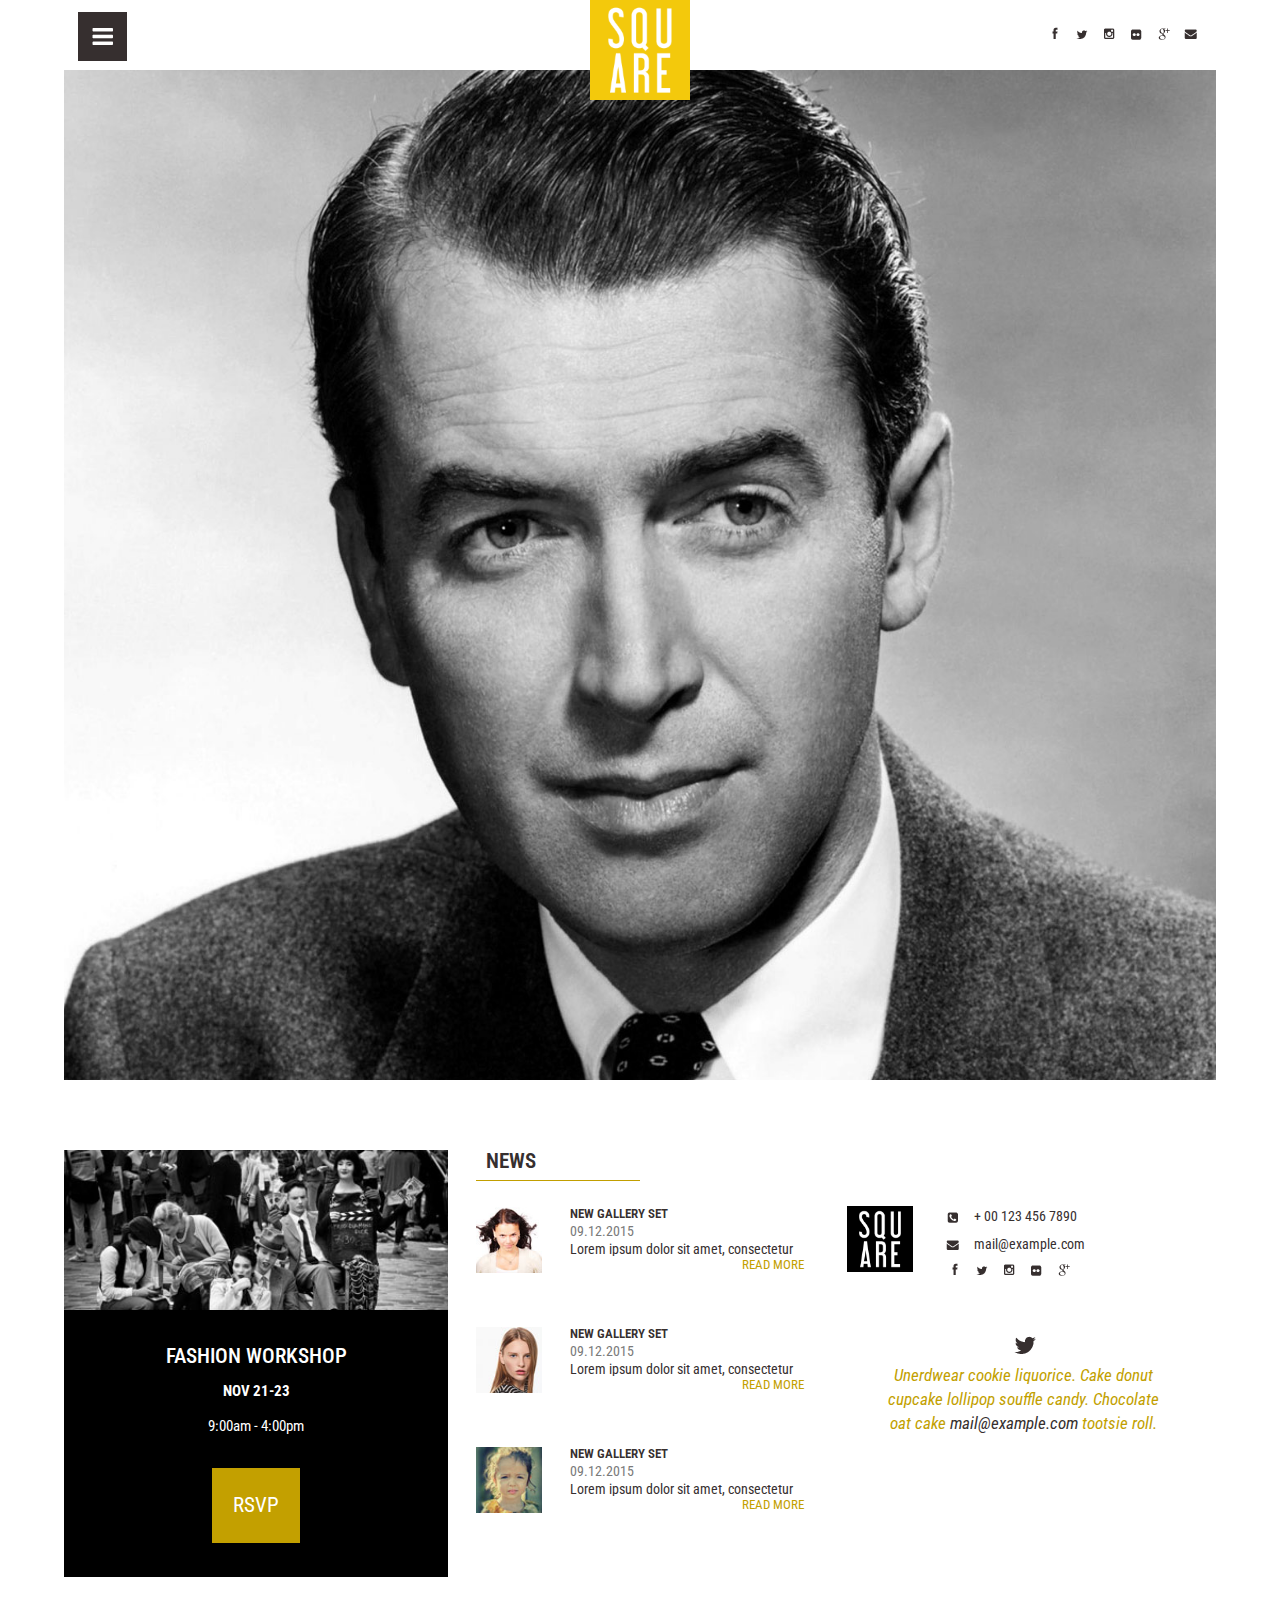
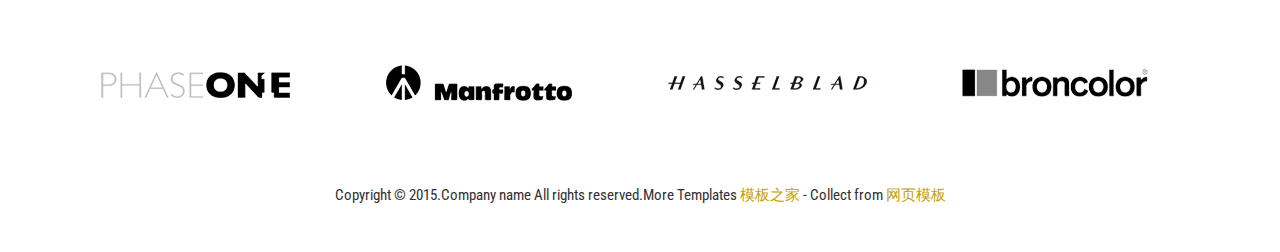
<file: cpts_586_yb/index.html>
<!DOCTYPE html>
<html>
<head>
<title>Home</title>
<link href="css/bootstrap.css" rel="stylesheet" type="text/css" media="all" />
<!-- jQuery (necessary for Bootstrap's JavaScript plugins) -->
<script src="js/jquery.min.js"></script>
<!-- Custom Theme files -->
<!--theme-style-->
<link href="css/style.css" rel="stylesheet" type="text/css" media="all" />	
<!--//theme-style-->
<meta name="viewport" content="width=device-width, initial-scale=1">
<meta http-equiv="Content-Type" content="text/html; charset=utf-8" />
<meta name="keywords" content="Square Responsive web template, Bootstrap Web Templates, Flat Web Templates,  Android Compatible web template, 
Smartphone Compatible web template, free webdesigns for Nokia, Samsung, LG, Sony Ericsson, Motorola web design" />
<script type="application/x-javascript"> addEventListener("load", function() { setTimeout(hideURLbar, 0); }, false); function hideURLbar(){ window.scrollTo(0,1); } </script>
<!--fonts-->
<link href='https://fonts.googleapis.com/css?family=Roboto+Condensed:400,300,700' rel='stylesheet' type='text/css'>
<script type="text/javascript" src="js/move-top.js"></script>
<script type="text/javascript" src="js/easing.js"></script>

</head>
<body>
<div class="main">
	<div class="header">		
			<div class="header-left">
			<div class="main-in">
								<section>
									<button id="showLeft" class="navig"></button>
								</section>
						</div>
				<!--- Navigation from Right To Left --->
				<link rel="stylesheet" type="text/css" href="css/component.css" />
					<script src="js/modernizr.custom.js"></script>
					<div class="cbp-spmenu-push">
						<nav class="cbp-spmenu cbp-spmenu-vertical cbp-spmenu-left" id="cbp-spmenu-s1">
							<h3>Menu</h3>
							<a href="index.html" class="active" >Home</a>
							<a href="about.html" >About</a>
							<a href="portfolio.html">Portfolio</a>
							<a href="blog.html">Blog</a>
							<a href="contact.html">Contact</a>
						</nav>
				</div>
				<script src="js/classie.js"></script>
					<script>
			var menuLeft = document.getElementById( 'cbp-spmenu-s1' ),				
				showLeft = document.getElementById( 'showLeft' ),				
				body = document.body;

			showLeft.onclick = function() {
				classie.toggle( this, 'active' );
				classie.toggle( menuLeft, 'cbp-spmenu-open' );
				disableOther( 'showLeft' );
			};
			function disableOther( button ) {
				if( button !== 'showLeft' ) {
					classie.toggle( showLeft, 'disabled' );
				}
			}
		</script>
				<!--- Navigation from Right To Left --->
		</div>
	<!---->	
		<div class="logo">
			<a href="index.html"><img src="images/logo.png" alt=" "></a>
		</div>	
		<!---->
		<div class="header-right">
			<ul class="social-in">
				<li><a href="#"><i> </i></a></li>
				<li><a href="#"><i class="twitter"> </i></a></li>
				<li><a href="#"><i class="camera"> </i></a></li>
				<li ><a href="#"><i class="dot"> </i></a></li>
				<li><a href="#"><i class="gmail"> </i></a></li>
				<li><a href="#"><i class="message"> </i></a></li>
			</ul>
		</div>
		<div class="clearfix"> </div>
	</div>
	<!---->
	<div class="banner">
		<img  src="images/banner.jpg" alt=""/>
	</div>
	<!---->
	<div class="content">
		<div class="content-top">
		
				<div class="col-md-4 grid-top">
					<a href="single.html"><img  src="images/ba.jpg" alt=""/></a>
					<div class="top-grid">
						<h2>fashion workshop</h2>
						<label>NOV 21-23</label>
						<small>9:00am - 4:00pm</small>
						<a href="single.html" class="top-rate">RSVP</a>
					</div>
				</div>
				<div class="col-md-4 grid">
					<h4>NEWS</h4>
					<div class="col-grid">
						<div class=" col-pic">
							<a href="single.html"><img  src="images/pi.jpg" alt=""/></a>
						</div>
						<div class=" grid-right">
							<h5>New Gallery Set</h5>
							<small>09.12.2015</small>
							<p >Lorem ipsum dolor sit amet, consectetur adipiscing elit. Quisque fringilla mi orci.</p>
							<a href="single.html" class="read"> READ MORE</a>
							
						</div>
						<div class="clearfix"> </div>
					</div>
					<div class="col-grid">
						<div class=" col-pic">
							<a href="single.html"><img  src="images/pi1.jpg" alt=""/></a>
						</div>
						<div class=" grid-right">
							<h5>New Gallery Set</h5>
							<small>09.12.2015</small>
							<p>Lorem ipsum dolor sit amet, consectetur adipiscing elit. Quisque fringilla mi orci.</p>
							<a href="single.html" class="read"> READ MORE</a>
						</div>
						<div class="clearfix"> </div>
					</div>
					<div class="col-grid">
						<div class=" col-pic">
							<a href="single.html"><img  src="images/pi2.jpg" alt=""/></a>
						</div>
						<div class=" grid-right">
							<h5>New Gallery Set</h5>
							<small>09.12.2015</small>
							<p>Lorem ipsum dolor sit amet, consectetur adipiscing elit. Quisque fringilla mi orci.</p>
							<a href="single.html" class="read"> READ MORE</a>
						</div>
						<div class="clearfix"> </div>
					</div>
				</div>
                
                <div class="copyrights">Collect from <a href="http://www.cssmoban.com/" >手机网站模板</a></div>
				
			<div class="col-md-4 md-col">
				<div class="col-md-3 number-in">
					<a href="index.html"><img class="img-responsive" src="images/logo1.png" alt=" "></a>
				</div>
				<div class="col-md-9 number">
					<ul class="social">
						<li><span><i> </i>+ 00 123 456 7890</span></li>
						<li><a href="mailto:example@mail.com"><i class="mes"> </i>mail@example.com</a></li>
					</ul>
					<ul class="social-in">
						<li><a href="#"><i> </i></a></li>
						<li><a href="#"><i class="twitter"> </i></a></li>
						<li><a href="#"><i class="camera"> </i></a></li>
						<li><a href="#"><i class="dot"> </i></a></li>
						<li><a href="#"><i class="gmail"> </i></a></li>
					</ul>				
				</div>
				<div class="clearfix"> </div>
					<div class="twit">
						<a href="#"><img src="images/twit.png" alt=""></a>
						<p>Unerdwear cookie liquorice. Cake donut cupcake lollipop souffle candy. Chocolate oat cake <a href="mailto:example@mail.com">mail@example.com</a> tootsie roll.</p>
					</div>
			</div>
			<div class="clearfix"> </div>
		</div>
	</div>
	<!---->
	<div class="footer">
		<div class="footer-top">
			<div class="col-md-3 footer-in">
				<img src="images/fo.png" alt=" ">
			</div>
			<div class="col-md-3 footer-in">
				<img src="images/fo1.png" alt=" ">
			</div>
			<div class="col-md-3 footer-in">
				<img src="images/fo2.png" alt=" ">
			</div>
			<div class="col-md-3 footer-in">
				<img src="images/fo3.png" alt=" ">
			</div>
			<div class="clearfix"> </div>
		</div>
			<p class="footer-class">Copyright &copy; 2015.Company name All rights reserved.More Templates <a href="http://www.cssmoban.com/" target="_blank" title="模板之家">模板之家</a> - Collect from <a href="http://www.cssmoban.com/" title="网页模板" target="_blank">网页模板</a></p>
	</div>
</div>
</body>
</html>
</file>
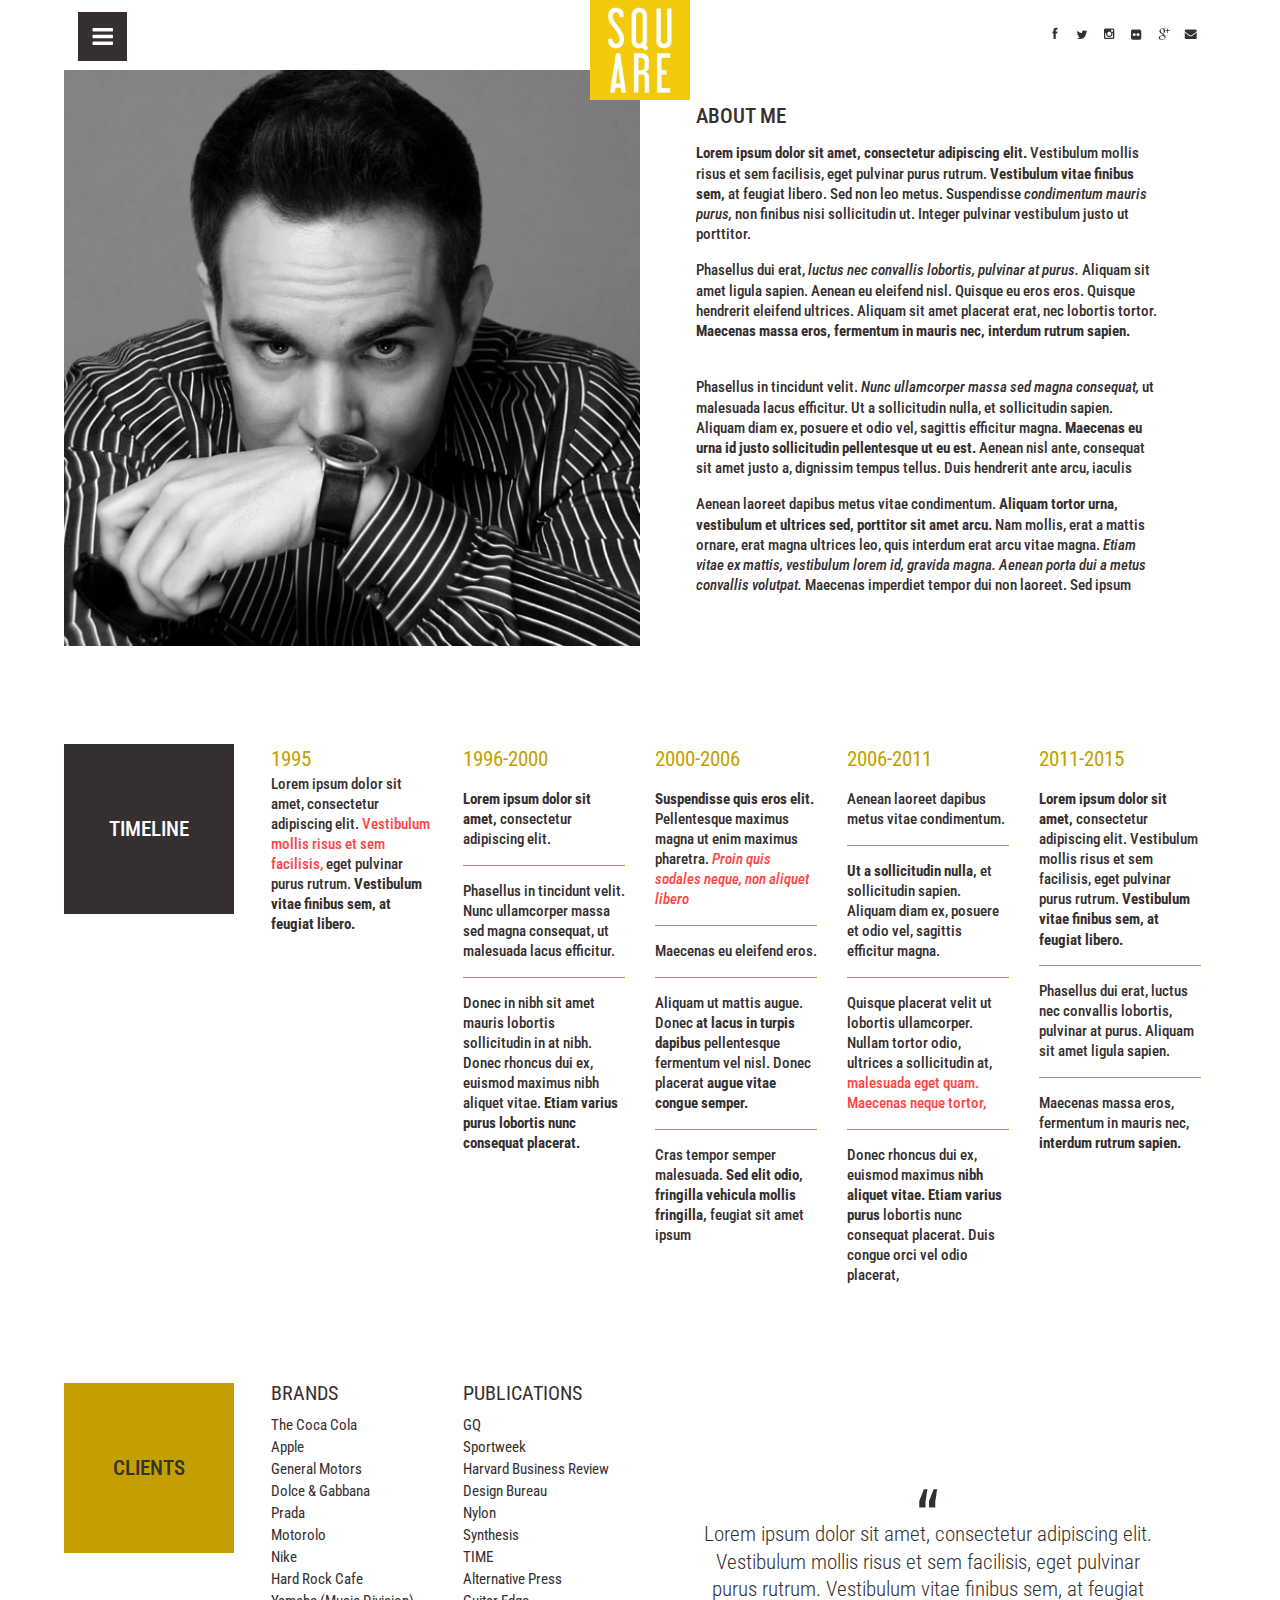
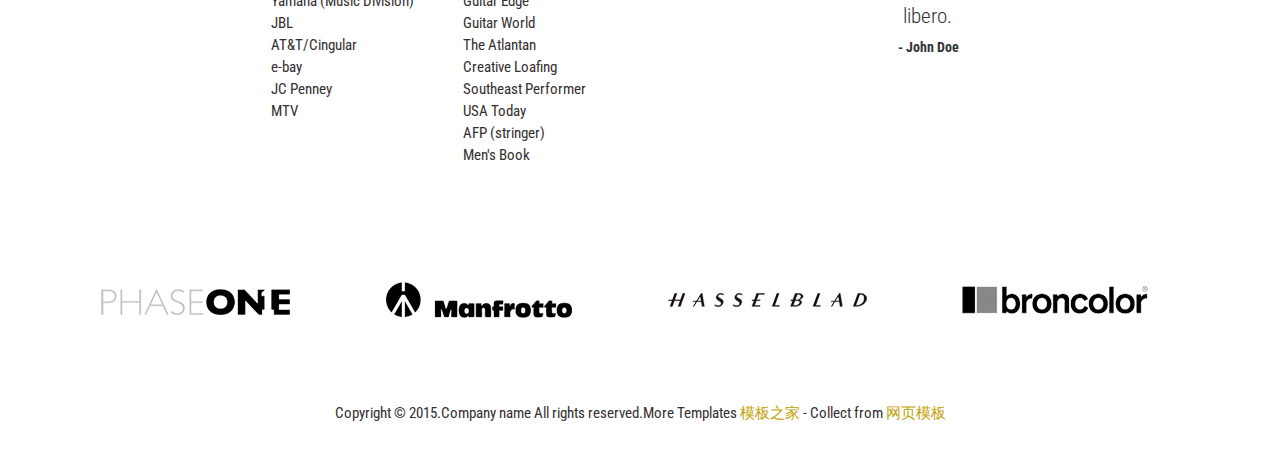
<file: cpts_586_yb/about.html>
<!DOCTYPE html>
<html>
<head>
<title>About</title>
<link href="css/bootstrap.css" rel="stylesheet" type="text/css" media="all" />
<!-- jQuery (necessary for Bootstrap's JavaScript plugins) -->
<script src="js/jquery.min.js"></script>
<!-- Custom Theme files -->
<!--theme-style-->
<link href="css/style.css" rel="stylesheet" type="text/css" media="all" />	
<!--//theme-style-->
<meta name="viewport" content="width=device-width, initial-scale=1">
<meta http-equiv="Content-Type" content="text/html; charset=utf-8" />
<meta name="keywords" content="Square Responsive web template, Bootstrap Web Templates, Flat Web Templates,  Android Compatible web template, 
Smartphone Compatible web template, free webdesigns for Nokia, Samsung, LG, Sony Ericsson, Motorola web design" />
<script type="application/x-javascript"> addEventListener("load", function() { setTimeout(hideURLbar, 0); }, false); function hideURLbar(){ window.scrollTo(0,1); } </script>
<!--fonts-->
<link href='https://fonts.googleapis.com/css?family=Roboto+Condensed:400,300,700' rel='stylesheet' type='text/css'>
<script type="text/javascript" src="js/move-top.js"></script>
<script type="text/javascript" src="js/easing.js"></script>
<script type="text/javascript">
					jQuery(document).ready(function($) {
						$(".scroll").click(function(event){		
							event.preventDefault();
							$('html,body').animate({scrollTop:$(this.hash).offset().top},1000);
						});
					});
					</script>
					<!---->

</head>
<body>
<div class="main">
	<div class="header">		
			<div class="header-left">
			<div class="main-in">
								<section>
									<button id="showLeft" class="navig"></button>
								</section>
						</div>
				<!--- Navigation from Right To Left --->
				<link rel="stylesheet" type="text/css" href="css/component.css" />
					<script src="js/modernizr.custom.js"></script>
					<div class="cbp-spmenu-push">
						<nav class="cbp-spmenu cbp-spmenu-vertical cbp-spmenu-left" id="cbp-spmenu-s1">
							<h3>Menu</h3>
							<a href="index.html"  >Home</a>
							<a href="about.html" class="active">About</a>
							<a href="portfolio.html">Portfolio</a>
							<a href="blog.html">Blog</a>
							<a href="contact.html">Contact</a>
						</nav>
				</div>
				<script src="js/classie.js"></script>
					<script>
			var menuLeft = document.getElementById( 'cbp-spmenu-s1' ),				
				showLeft = document.getElementById( 'showLeft' ),				
				body = document.body;

			showLeft.onclick = function() {
				classie.toggle( this, 'active' );
				classie.toggle( menuLeft, 'cbp-spmenu-open' );
				disableOther( 'showLeft' );
			};
			function disableOther( button ) {
				if( button !== 'showLeft' ) {
					classie.toggle( showLeft, 'disabled' );
				}
			}
		</script>
				<!--- Navigation from Right To Left --->
					<script type="text/javascript" src="js/easing.js"></script>
		</div>
	<!---->	
		<div class="logo">
			<a href="index.html"><img src="images/logo.png" alt=" "></a>
		</div>	
		<!---->
		<div class="header-right">
			<ul class="social-in">
				<li><a href="#"><i> </i></a></li>
				<li><a href="#"><i class="twitter"> </i></a></li>
				<li><a href="#"><i class="camera"> </i></a></li>
				<li><a href="#"><i class="dot"> </i></a></li>
				<li><a href="#"><i class="gmail"> </i></a></li>
				<li><a href="#"><i class="message"> </i></a></li>
			</ul>
		</div>
		<div class="clearfix"> </div>
	</div>
	<!---->
	<div class="head">
		<div class="about">
			<div class="about-top">
				<div class="col-md-6 about-grid">
					<a href="single.html"><img src="images/ab.jpg" alt=" "></a>
				</div>
				<div class="col-md-6 grid-about">
					<h2>about me</h2>
					<p><b>Lorem ipsum dolor sit amet, consectetur adipiscing elit.</b> Vestibulum mollis risus et sem facilisis, eget pulvinar purus rutrum. <b>Vestibulum vitae finibus sem,</b> at feugiat libero. Sed non leo metus. Suspendisse <i>condimentum mauris purus,</i> non finibus nisi sollicitudin ut. Integer pulvinar vestibulum justo ut porttitor. </p>

	<p>Phasellus dui erat, <i>luctus nec convallis lobortis, pulvinar at purus.</i> Aliquam sit amet ligula sapien. Aenean eu eleifend nisl. Quisque eu eros eros. Quisque hendrerit eleifend ultrices. Aliquam sit amet placerat erat, nec lobortis tortor. <b>Maecenas massa eros, fermentum in mauris nec, interdum rutrum sapien.</b></p>

	<p>Phasellus in tincidunt velit. <i>Nunc ullamcorper massa sed magna consequat,</i> ut malesuada lacus efficitur. Ut a sollicitudin nulla, et sollicitudin sapien. Aliquam diam ex, posuere et odio vel, sagittis efficitur magna. <b>Maecenas eu urna id justo sollicitudin pellentesque ut eu est.</b> Aenean nisl ante, consequat sit amet justo a, dignissim tempus tellus. Duis hendrerit ante arcu, iaculis ultrices lectus fermentum eget. <b>Phasellus volutpat finibus ipsum nec accumsan.</b></p>

	<p>Aenean laoreet dapibus metus vitae condimentum.<b> Aliquam tortor urna, vestibulum et ultrices sed, porttitor sit amet arcu.</b> Nam mollis, erat a mattis ornare, erat magna ultrices leo, quis interdum erat arcu vitae magna. <i>Etiam vitae ex mattis, vestibulum lorem id, gravida magna. Aenean porta dui a metus convallis volutpat.</i> Maecenas imperdiet tempor dui non laoreet. Sed ipsum arcu, rutrum eget egestas in, ullamcorper vitae massa. In volutpat dolor ligula, in congue urna suscipit non. Donec eleifend tempus velit eu viverra.<b> Praesent sagittis auctor finibus. Proin maximus, nibh eu ultrices imperdiet, nulla odio consectetur ex, a tempus nisl ante nec urna.</b> Praesent sapien diam, fringilla non molestie ac, commodo eget lectus. Nunc interdum purus eu auctor volutpat. Aliquam vestibulum a sapien in efficitur.<b> Vivamus non dui velit.</b></p>
				</div>
				<div class="clearfix"> </div>
			</div>
			<!---->
			<div class="about-middle">
				<div class="col-md-2 middle-grid mid">
					<h3>timeline</h3>
				</div>
				<div class="col-md-2 middle-grid">
					<dt>1995</dt>
					<p>Lorem ipsum dolor sit amet, consectetur adipiscing elit. <span>Vestibulum mollis risus et sem facilisis,</span> eget pulvinar purus rutrum. <b>Vestibulum vitae finibus sem, at feugiat libero.</b></p>
				</div>
				<div class="col-md-2 middle-grid">
					<dt>1996-2000</dt>
					<p class="para"><b>Lorem ipsum dolor sit amet,</b> consectetur adipiscing elit. </p>
					<p class="para">Phasellus in tincidunt velit. Nunc ullamcorper massa sed magna consequat, ut malesuada lacus efficitur.</p>
					<p class="para-in">Donec in nibh sit amet mauris lobortis sollicitudin in at nibh. Donec rhoncus dui ex, euismod maximus nibh aliquet vitae.<b> Etiam varius purus lobortis nunc consequat placerat.</b> </p>
				</div>
				<div class="col-md-2 middle-grid">
					<dt>2000-2006</dt>
					<p class="para"><b>Suspendisse quis eros elit.</b> Pellentesque maximus magna ut enim maximus pharetra.<span><i> Proin quis sodales neque, non aliquet libero</i></span> </p>
					<p class="para">Maecenas eu eleifend eros. </p>
					<p class="para">Aliquam ut mattis augue. Donec <b>at lacus in turpis dapibus</b> pellentesque fermentum vel nisl. Donec placerat <b>augue vitae congue semper. </b></p>
					<p class="para-in">Cras tempor semper malesuada. <b>Sed elit odio, fringilla vehicula mollis fringilla,</b> feugiat sit amet ipsum </p>
				</div>
				<div class="col-md-2 middle-grid">
					<dt>2006-2011</dt>
					<p class="para">Aenean laoreet dapibus metus vitae condimentum.</p>
					<p class="para"><b>Ut a sollicitudin nulla,</b> et sollicitudin sapien. Aliquam diam ex, posuere et odio vel, sagittis efficitur magna.</p>
					<p class="para">Quisque placerat velit ut lobortis ullamcorper. Nullam tortor odio, ultrices a sollicitudin at, <span>malesuada eget quam. Maecenas neque tortor,</span></p>
					<p class="para-in">Donec rhoncus dui ex, euismod maximus <b>nibh aliquet vitae. Etiam varius purus</b> lobortis nunc consequat placerat. Duis congue orci vel odio placerat,</p>				
				</div>
				<div class="col-md-2 middle-grid">
					<dt>2011-2015</dt>
					<p class="para"><b>Lorem ipsum dolor sit amet,</b> consectetur adipiscing elit. Vestibulum mollis risus et sem facilisis, eget pulvinar purus rutrum. <b>Vestibulum vitae finibus sem, at feugiat libero.</b></p>
					<p class="para">Phasellus dui erat, luctus nec convallis lobortis, pulvinar at purus. Aliquam sit amet ligula sapien.</p>
					<p class="para-in">Maecenas massa eros, fermentum in mauris nec,<b> interdum rutrum sapien.</b></p>
				</div>
				<div class="clearfix"> </div>
			</div>
			<!---->
			<div class="about-bottom">
				<div class="col-md-2 bottom-grid bottom">
					<h3>clients</h3>
				</div>
				<div class="col-md-2 bottom-grid">
					<h4>brands</h4>
					<ul>
						<li><a href="#">The Coca Cola</a></li>
						<li><a href="#">Apple</a></li>
						<li><a href="#">General Motors</a></li>
						<li><a href="#">Dolce & Gabbana</a></li>
						<li><a href="#">Prada</a></li>
						<li><a href="#">Motorolo</a></li>
						<li><a href="#">Nike</a></li>
						<li><a href="#">Hard Rock Cafe</a></li>
						<li><a href="#">Yamaha (Music Division)</a></li>
						<li><a href="#">JBL</a></li>
						<li><a href="#">AT&T/Cingular</a></li>
						<li><a href="#">e-bay</a></li>
						<li><a href="#">JC Penney</a></li>
						<li><a href="#">MTV</a></li>
					</ul>
				</div>
				<div class="col-md-2 bottom-grid">
					<h4>publications</h4>
					<ul>
						<li><a href="#">GQ</a></li>
						<li><a href="#">Sportweek</a></li>
						<li><a href="#">Harvard Business Review</a></li>
						<li><a href="#">Design Bureau </a></li>
						<li><a href="#">Nylon</a></li>
						<li><a href="#">Synthesis</a></li>
						<li><a href="#">TIME</a></li>
						<li><a href="#">Alternative Press</a></li>
						<li><a href="#">Guitar Edge</a></li>
						<li><a href="#">Guitar World</a></li>
						<li><a href="#">The Atlantan</a></li>
						<li><a href="#">Creative Loafing</a></li>
						<li><a href="#">Southeast Performer</a></li>
						<li><a href="#">USA Today</a></li>
						<li><a href="#">AFP (stringer)</a></li>
						<li><a href="#">Men's Book</a></li>
					</ul>
				</div>
				<div class="col-md-6 bottom-grid-in">
					<img src="images/ar.png" alt=" ">
					<p>Lorem ipsum dolor sit amet, consectetur adipiscing elit. Vestibulum mollis risus et sem facilisis, eget pulvinar purus rutrum. Vestibulum vitae finibus sem, at feugiat libero. </p>
					<b>- John Doe </b>
				</div>
				<div class="clearfix"> </div>
			</div>
		</div>
	</div>
	<!---->
	<div class="footer">
		<div class="footer-top">
			<div class="col-md-3 footer-in">
				<img src="images/fo.png" alt=" ">
			</div>
			<div class="col-md-3 footer-in">
				<img src="images/fo1.png" alt=" ">
			</div>
			<div class="col-md-3 footer-in">
				<img src="images/fo2.png" alt=" ">
			</div>
			<div class="col-md-3 footer-in">
				<img src="images/fo3.png" alt=" ">
			</div>
			<div class="clearfix"> </div>
		</div>
		<p class="footer-class">Copyright &copy; 2015.Company name All rights reserved.More Templates <a href="http://www.cssmoban.com/" target="_blank" title="模板之家">模板之家</a> - Collect from <a href="http://www.cssmoban.com/" title="网页模板" target="_blank">网页模板</a></p>
	</div>
</div>
</body>
</html>
</file>
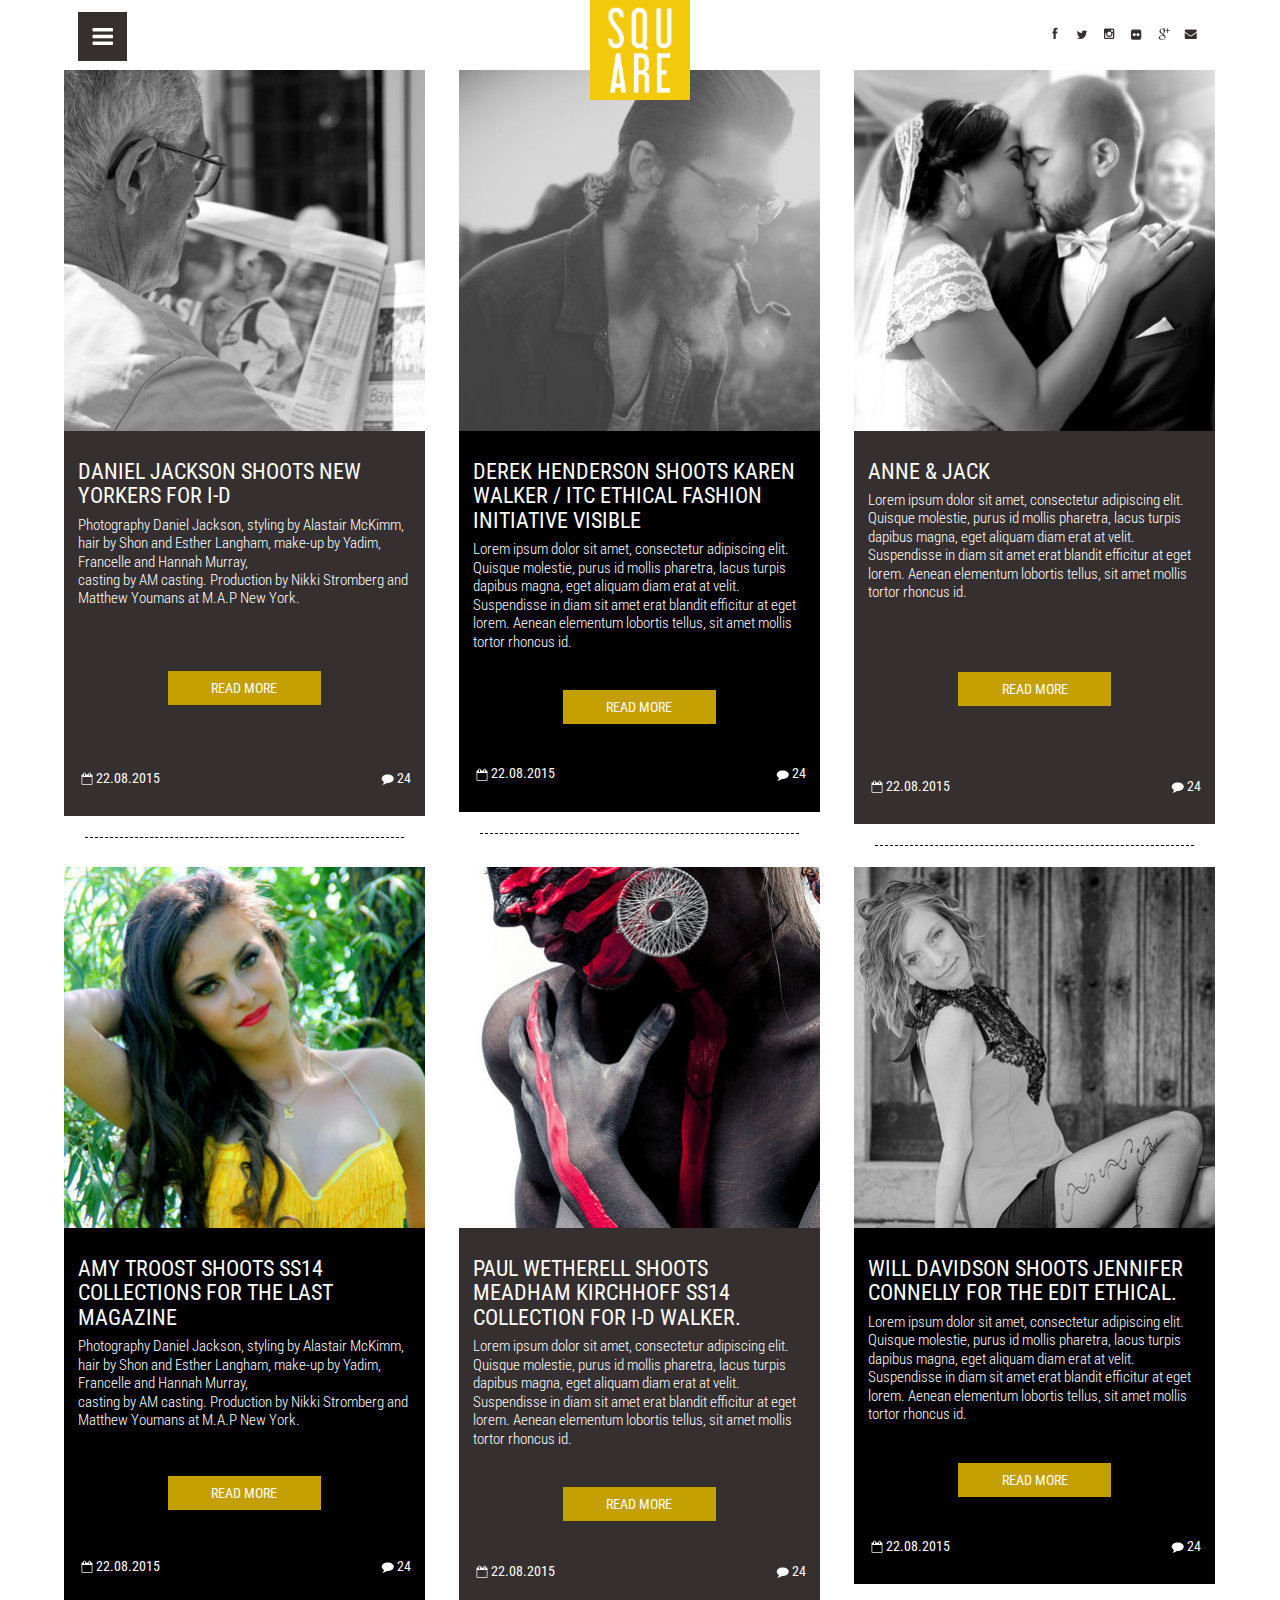
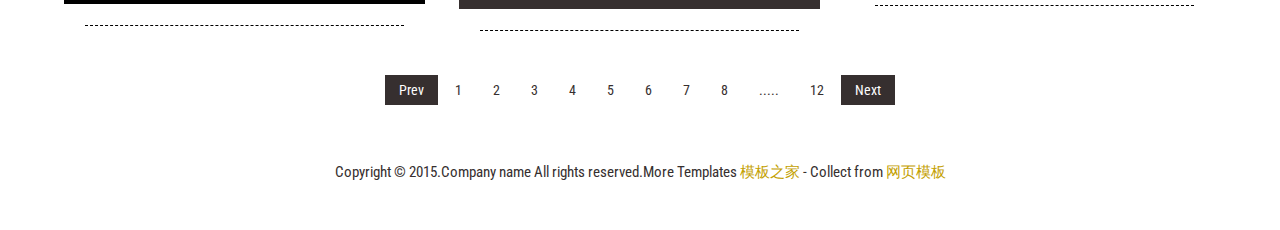
<file: cpts_586_yb/blog.html>
<!DOCTYPE html>
<html>
<head>
<title>Blog</title>
<link href="css/bootstrap.css" rel="stylesheet" type="text/css" media="all" />
<!-- jQuery (necessary for Bootstrap's JavaScript plugins) -->
<script src="js/jquery.min.js"></script>
<!-- Custom Theme files -->
<!--theme-style-->
<link href="css/style.css" rel="stylesheet" type="text/css" media="all" />	
<!--//theme-style-->
<meta name="viewport" content="width=device-width, initial-scale=1">
<meta http-equiv="Content-Type" content="text/html; charset=utf-8" />
<meta name="keywords" content="Square Responsive web template, Bootstrap Web Templates, Flat Web Templates,  Android Compatible web template, 
Smartphone Compatible web template, free webdesigns for Nokia, Samsung, LG, Sony Ericsson, Motorola web design" />
<script type="application/x-javascript"> addEventListener("load", function() { setTimeout(hideURLbar, 0); }, false); function hideURLbar(){ window.scrollTo(0,1); } </script>
<!--fonts-->
<link href='https://fonts.googleapis.com/css?family=Roboto+Condensed:400,300,700' rel='stylesheet' type='text/css'>
<script type="text/javascript" src="js/move-top.js"></script>
<script type="text/javascript" src="js/easing.js"></script>
<script type="text/javascript">
					jQuery(document).ready(function($) {
						$(".scroll").click(function(event){		
							event.preventDefault();
							$('html,body').animate({scrollTop:$(this.hash).offset().top},1000);
						});
					});
					</script>
					<!---->

</head>
<body>
<div class="main">
	<div class="header">		
			<div class="header-left">
				<div class="main-in">
								<section>
									<button id="showLeft" class="navig"></button>
								</section>
						</div>
				<!--- Navigation from Right To Left --->
				<link rel="stylesheet" type="text/css" href="css/component.css" />
					<script src="js/modernizr.custom.js"></script>
					<div class="cbp-spmenu-push">
						<nav class="cbp-spmenu cbp-spmenu-vertical cbp-spmenu-left" id="cbp-spmenu-s1">
							<h3>Menu</h3>
							<a href="index.html"  >Home</a>
							<a href="about.html" >About</a>
							<a href="portfolio.html">Portfolio</a>
							<a href="blog.html" class="active">Blog</a>
							<a href="contact.html">Contact</a>
						</nav>
				</div>
				<script src="js/classie.js"></script>
					<script>
			var menuLeft = document.getElementById( 'cbp-spmenu-s1' ),				
				showLeft = document.getElementById( 'showLeft' ),				
				body = document.body;

			showLeft.onclick = function() {
				classie.toggle( this, 'active' );
				classie.toggle( menuLeft, 'cbp-spmenu-open' );
				disableOther( 'showLeft' );
			};
			function disableOther( button ) {
				if( button !== 'showLeft' ) {
					classie.toggle( showLeft, 'disabled' );
				}
			}
		</script>
				<!--- Navigation from Right To Left --->
			</div> 
		
	<!---->	
		<div class="logo">
			<a href="index.html"><img src="images/logo.png" alt=" "></a>
		</div>	
		<!---->
		<div class="header-right">
			<ul class="social-in">
				<li><a href="#"><i> </i></a></li>
				<li><a href="#"><i class="twitter"> </i></a></li>
				<li><a href="#"><i class="camera"> </i></a></li>
				<li><a href="#"><i class="dot"> </i></a></li>
				<li><a href="#"><i class="gmail"> </i></a></li>
				<li><a href="#"><i class="message"> </i></a></li>
			</ul>
		</div>
		<div class="clearfix"> </div>
	</div>
	<!---->
	<div class="head">
		<div class="blog">
			<div class="col-md-4 blog-top">
				<div class="blog-in">
					<a href="single.html"><img src="images/b1.jpg" alt=" "></a>
					<div class="blog-grid">
						<h3><a href="single.html">Daniel Jackson Shoots New Yorkers for i-D</a></h3>
						<p>Photography Daniel Jackson,  styling by Alastair McKimm, hair by Shon  and Esther Langham, make-up by Yadim,  Francelle and Hannah Murray, <span>
						casting by AM casting. Production  by Nikki Stromberg and Matthew Youmans at M.A.P New York.</span></p>
						<a href="single.html" class="more">READ MORE</a>
						<div class="date">
							<span class="date-in"><i> </i>22.08.2015</span>
							<a href="single.html" class="comments"><i></i>24</a>
							<div class="clearfix"> </div>
						</div>
					</div>					
				</div>
				<i class="black"> </i>
			</div>
			<div class="col-md-4 blog-top">
				<div class="blog-in in-blog">
					<a href="single.html"><img src="images/b2.jpg" alt=" "></a>
					<div class="blog-grid">
						<h3><a href="single.html">Derek Henderson Shoots Karen Walker / ITC Ethical Fashion Initiative Visible </a></h3>
						<p>Lorem ipsum dolor sit amet, consectetur adipiscing elit. Quisque molestie, purus id mollis pharetra, lacus turpis dapibus magna, eget aliquam diam erat at velit. Suspendisse in diam sit amet erat blandit efficitur at eget lorem. Aenean elementum lobortis tellus, sit amet mollis tortor rhoncus id.</p>
						<a href="single.html" class="more read-more">READ MORE</a>
						<div class="date">
							<span class="date-in"><i> </i>22.08.2015</span>
							<a href="single.html" class="comments"><i></i>24</a>
							<div class="clearfix"> </div>
						</div>
					</div>
				</div>
				<i class="black"> </i>
			</div>
			<div class="col-md-4 blog-top">
				<div class="blog-in">
					<a href="single.html"><img src="images/b3.jpg" alt=" "></a>
					<div class="blog-grid">
						<h3><a href="single.html">Anne & jack </a></h3>
						<p>Lorem ipsum dolor sit amet, consectetur adipiscing elit. Quisque molestie, purus id mollis pharetra, lacus turpis dapibus magna, eget aliquam diam erat at velit. Suspendisse in diam sit amet erat blandit efficitur at eget lorem. Aenean elementum lobortis tellus, sit amet mollis tortor rhoncus id.</p>
						<a href="single.html" class="more read-more-in">READ MORE</a>
						<div class="date">
							<span class="date-in"><i> </i>22.08.2015</span>
							<a href="single.html" class="comments"><i></i>24</a>
							<div class="clearfix"> </div>
						</div>
					</div>
				</div>
				<i class="black"> </i>
			</div>
			<div class="col-md-4 blog-top">
				<div class="blog-in in-blog">
					<a href="single.html"><img src="images/b4.jpg" alt=" "></a>
					<div class="blog-grid">
						<h3><a href="single.html">Amy Troost Shoots SS14 Collections for The Last Magazine</a></h3>
						<p>Photography Daniel Jackson,  styling by Alastair McKimm, hair by Shon  and Esther Langham, make-up by Yadim,  Francelle and Hannah Murray, <span>
						casting by AM casting. Production  by Nikki Stromberg and Matthew Youmans at M.A.P New York.</span></p>
						<a href="single.html" class="more read-more read-by">READ MORE</a>
						<div class="date">
							<span class="date-in"><i> </i>22.08.2015</span>
							<a href="single.html" class="comments"><i></i>24</a>
							<div class="clearfix"> </div>
						</div>
					</div>
				</div>
				<i class="black"> </i>
			</div>
			<div class="col-md-4 blog-top">
				<div class="blog-in">
					<a href="single.html"><img src="images/b5.jpg" alt=" "></a>
					<div class="blog-grid">
						<h3><a href="single.html">Paul Wetherell Shoots Meadham Kirchhoff SS14 Collection for i-D Walker.</a></h3>
						<p>Lorem ipsum dolor sit amet, consectetur adipiscing elit. Quisque molestie, purus id mollis pharetra, lacus turpis dapibus magna, eget aliquam diam erat at velit. Suspendisse in diam sit amet erat blandit efficitur at eget lorem. Aenean elementum lobortis tellus, sit amet mollis tortor rhoncus id.</p>
						<a href="single.html" class="more read-more">READ MORE</a>
						<div class="date">
							<span class="date-in"><i> </i>22.08.2015</span>
							<a href="single.html" class="comments"><i></i>24</a>
							<div class="clearfix"> </div>
						</div>
					</div>
				</div>
				<i class="black"> </i>
			</div>
			<div class="col-md-4 blog-top">
				<div class="blog-in in-blog">
					<a href="single.html"><img src="images/b6.jpg" alt=" "></a>
					<div class="blog-grid">
						<h3><a href="single.html">Will Davidson Shoots Jennifer Connelly for The Edit Ethical.</a> </h3>
						<p>Lorem ipsum dolor sit amet, consectetur adipiscing elit. Quisque molestie, purus id mollis pharetra, lacus turpis dapibus magna, eget aliquam diam erat at velit. Suspendisse in diam sit amet erat blandit efficitur at eget lorem. Aenean elementum lobortis tellus, sit amet mollis tortor rhoncus id.</p>
						<a href="single.html" class="more read-more">READ MORE</a>
						<div class="date">
							<span class="date-in"><i> </i>22.08.2015</span>
							<a href="single.html" class="comments"><i></i>24</a>
							<div class="clearfix"> </div>
						</div>
					</div>
					
				</div>
				<i class="black"> </i>
			</div>
			<div class="clearfix"> </div>
			<ul class="start">
					<li><span class="prev">Prev</span></li>
					<li><span>1</span></li>
					<li><a href="#">2</a></li>
					<li><a href="#">3</a></li>
					<li><a href="#">4</a></li>
					<li><a href="#">5</a></li>
					<li><a href="#">6</a></li>
					<li><a href="#">7</a></li>
					<li><a href="#">8</a></li>
					<li><span>.....</span></li>
					<li><a href="#">12</a></li>
					<li><a href="#" class="next">Next</a></li>
				</ul>
		</div>
	</div>
	<!---->
	<div class="footer">
		<div class="footer">
					<script type="text/javascript">
						$(document).ready(function() {
							/*
							var defaults = {
					  			containerID: 'toTop', // fading element id
								containerHoverID: 'toTopHover', // fading element hover id
								scrollSpeed: 1200,
								easingType: 'linear' 
					 		};
							*/
							
							$().UItoTop({ easingType: 'easeOutQuart' });
							
						});
					</script>

		<a href="#" id="toTop" class="drop-in"><img src="images/drop.png" alt=" "></a>
		<p class="footer-class">Copyright &copy; 2015.Company name All rights reserved.More Templates <a href="http://www.cssmoban.com/" target="_blank" title="模板之家">模板之家</a> - Collect from <a href="http://www.cssmoban.com/" title="网页模板" target="_blank">网页模板</a></p>
	</div>
</div>
</body>
</html>
</file>
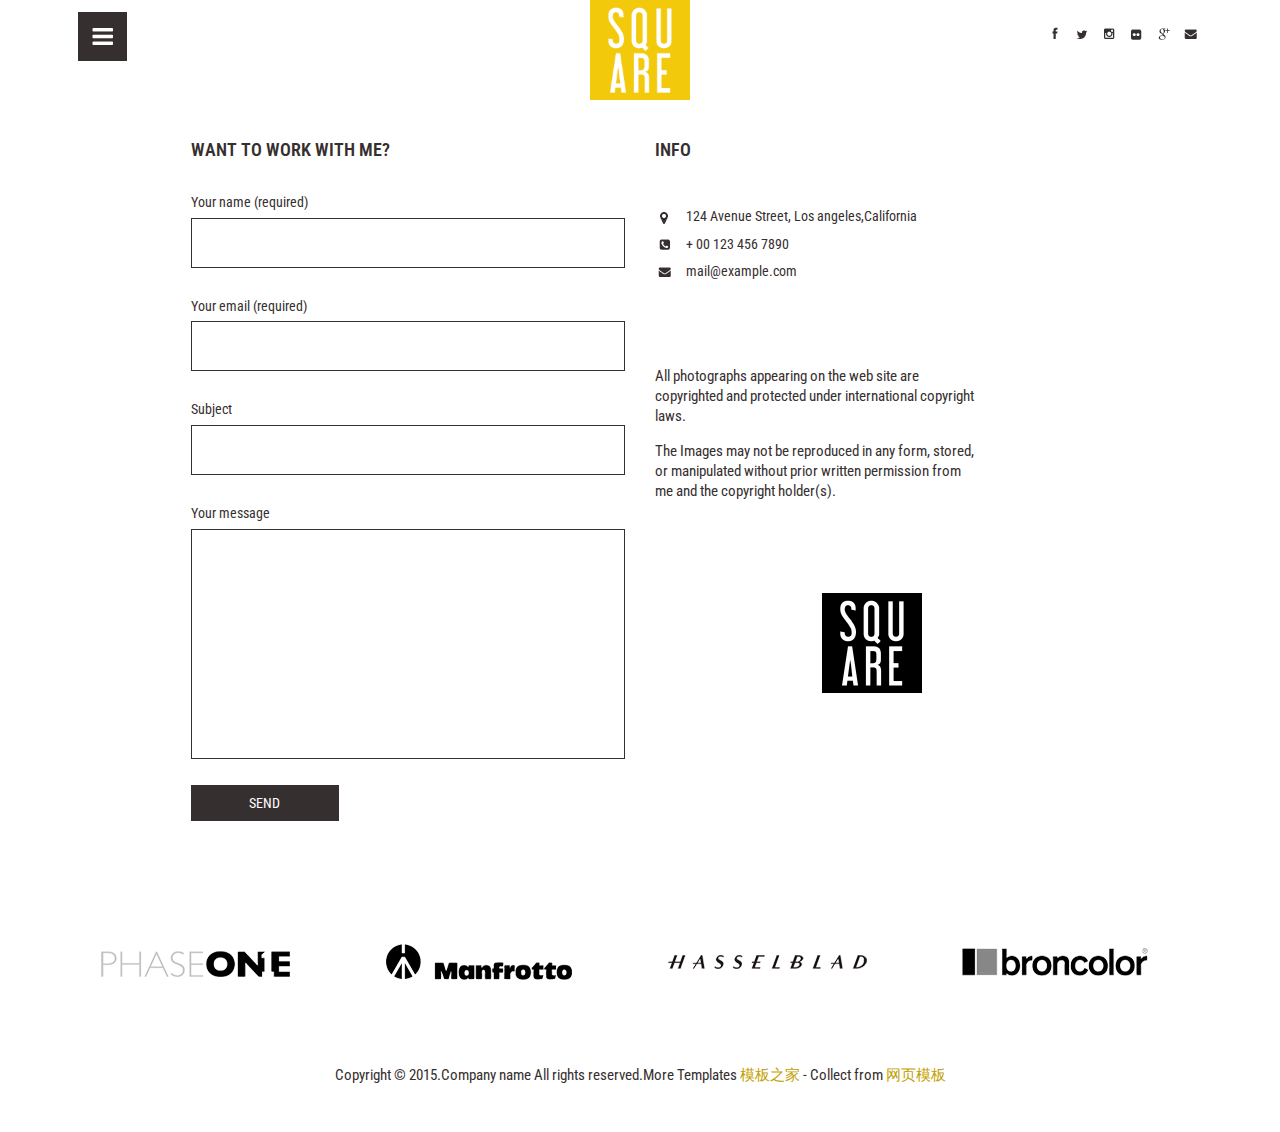
<file: cpts_586_yb/contact.html>
<!DOCTYPE html>
<html>
<head>
<title>Contact</title>
<link href="css/bootstrap.css" rel="stylesheet" type="text/css" media="all" />
<!-- jQuery (necessary for Bootstrap's JavaScript plugins) -->
<script src="js/jquery.min.js"></script>
<!-- Custom Theme files -->
<!--theme-style-->
<link href="css/style.css" rel="stylesheet" type="text/css" media="all" />	
<!--//theme-style-->
<meta name="viewport" content="width=device-width, initial-scale=1">
<meta http-equiv="Content-Type" content="text/html; charset=utf-8" />
<meta name="keywords" content="Square Responsive web template, Bootstrap Web Templates, Flat Web Templates,  Android Compatible web template, 
Smartphone Compatible web template, free webdesigns for Nokia, Samsung, LG, Sony Ericsson, Motorola web design" />
<script type="application/x-javascript"> addEventListener("load", function() { setTimeout(hideURLbar, 0); }, false); function hideURLbar(){ window.scrollTo(0,1); } </script>
<!--fonts-->
<link href='https://fonts.googleapis.com/css?family=Roboto+Condensed:400,300,700' rel='stylesheet' type='text/css'>
<script type="text/javascript" src="js/move-top.js"></script>
<script type="text/javascript" src="js/easing.js"></script>
<script type="text/javascript">
					jQuery(document).ready(function($) {
						$(".scroll").click(function(event){		
							event.preventDefault();
							$('html,body').animate({scrollTop:$(this.hash).offset().top},1000);
						});
					});
					</script>
					<!---->

</head>
<body>
<div class="main">
	<div class="header">		
			<div class="header-left">
				<div class="main-in">
								<section>
									<button id="showLeft" class="navig"></button>
								</section>
						</div>
				<!--- Navigation from Right To Left --->
				<link rel="stylesheet" type="text/css" href="css/component.css" />
					<script src="js/modernizr.custom.js"></script>
					<div class="cbp-spmenu-push">
						<nav class="cbp-spmenu cbp-spmenu-vertical cbp-spmenu-left" id="cbp-spmenu-s1">
							<h3>Menu</h3>
							<a href="index.html"  >Home</a>
							<a href="about.html" >About</a>
							<a href="portfolio.html">Portfolio</a>
							<a href="blog.html">Blog</a>
							<a href="contact.html" class="active">Contact</a>
						</nav>
				</div>
				<script src="js/classie.js"></script>
					<script>
			var menuLeft = document.getElementById( 'cbp-spmenu-s1' ),				
				showLeft = document.getElementById( 'showLeft' ),				
				body = document.body;

			showLeft.onclick = function() {
				classie.toggle( this, 'active' );
				classie.toggle( menuLeft, 'cbp-spmenu-open' );
				disableOther( 'showLeft' );
			};
			function disableOther( button ) {
				if( button !== 'showLeft' ) {
					classie.toggle( showLeft, 'disabled' );
				}
			}
		</script>
				<!--- Navigation from Right To Left --->
		</div>
	<!---->	
		<div class="logo">
			<a href="index.html"><img src="images/logo.png" alt=" "></a>
		</div>	
		<!---->
		<div class="header-right">
			<ul class="social-in">
				<li><a href="#"><i> </i></a></li>
				<li><a href="#"><i class="twitter"> </i></a></li>
				<li><a href="#"><i class="camera"> </i></a></li>
				<li><a href="#"><i class="dot"> </i></a></li>
				<li><a href="#"><i class="gmail"> </i></a></li>
				<li><a href="#"><i class="message"> </i></a></li>
			</ul>
		</div>
		<div class="clearfix"> </div>
	</div>
	<!---->
	<div class="head">
			<div class="contact">
				<div class="col-md-6 contact-top">
					<h3>Want to work with me?</h3>
						<div>
							<span>Your name (required)</span>		
							<input type="text" value="" >						
						</div>
						<div>
							<span>Your email (required)</span>		
							<input type="text" value="" >						
						</div>
						<div>
							<span>Subject</span>		
							<input type="text" value="" >	
						</div>
						<div>
							<span>Your message</span>		
							<textarea> </textarea>	
						</div>
						<input type="submit" value="SEND" >	
				</div>
				<div class="col-md-6 contact-top">
					<h3>Info</h3>
					<ul class="social street">
						<li><span><i class="down"> </i>124 Avenue Street, Los angeles,California </span></li>
						<li><span><i> </i>+ 00 123 456 7890</span></li>
						<li><a href="mailto:example@mail.com"><i class="mes"> </i>mail@example.com</a></li>
					</ul>
					<p>All photographs appearing on the web site are copyrighted and protected under international copyright laws. </p>

<p>The Images may not be reproduced in any form, stored, or manipulated without prior written permission from me and the copyright holder(s).    </p>
				<a href="index.html" class="logo-bottom"><img src="images/logo1.png" alt=" "></a>
				</div>
			<div class="clearfix"> </div>
			</div>
	</div>
	<!---->
	<div class="footer">
		<div class="footer-top">
			<div class="col-md-3 footer-in">
				<img src="images/fo.png" alt=" ">
			</div>
			<div class="col-md-3 footer-in">
				<img src="images/fo1.png" alt=" ">
			</div>
			<div class="col-md-3 footer-in">
				<img src="images/fo2.png" alt=" ">
			</div>
			<div class="col-md-3 footer-in">
				<img src="images/fo3.png" alt=" ">
			</div>
			<div class="clearfix"> </div>
		</div>
	<p class="footer-class">Copyright &copy; 2015.Company name All rights reserved.More Templates <a href="http://www.cssmoban.com/" target="_blank" title="模板之家">模板之家</a> - Collect from <a href="http://www.cssmoban.com/" title="网页模板" target="_blank">网页模板</a></p>
	</div>
</div>
</body>
</html>
</file>
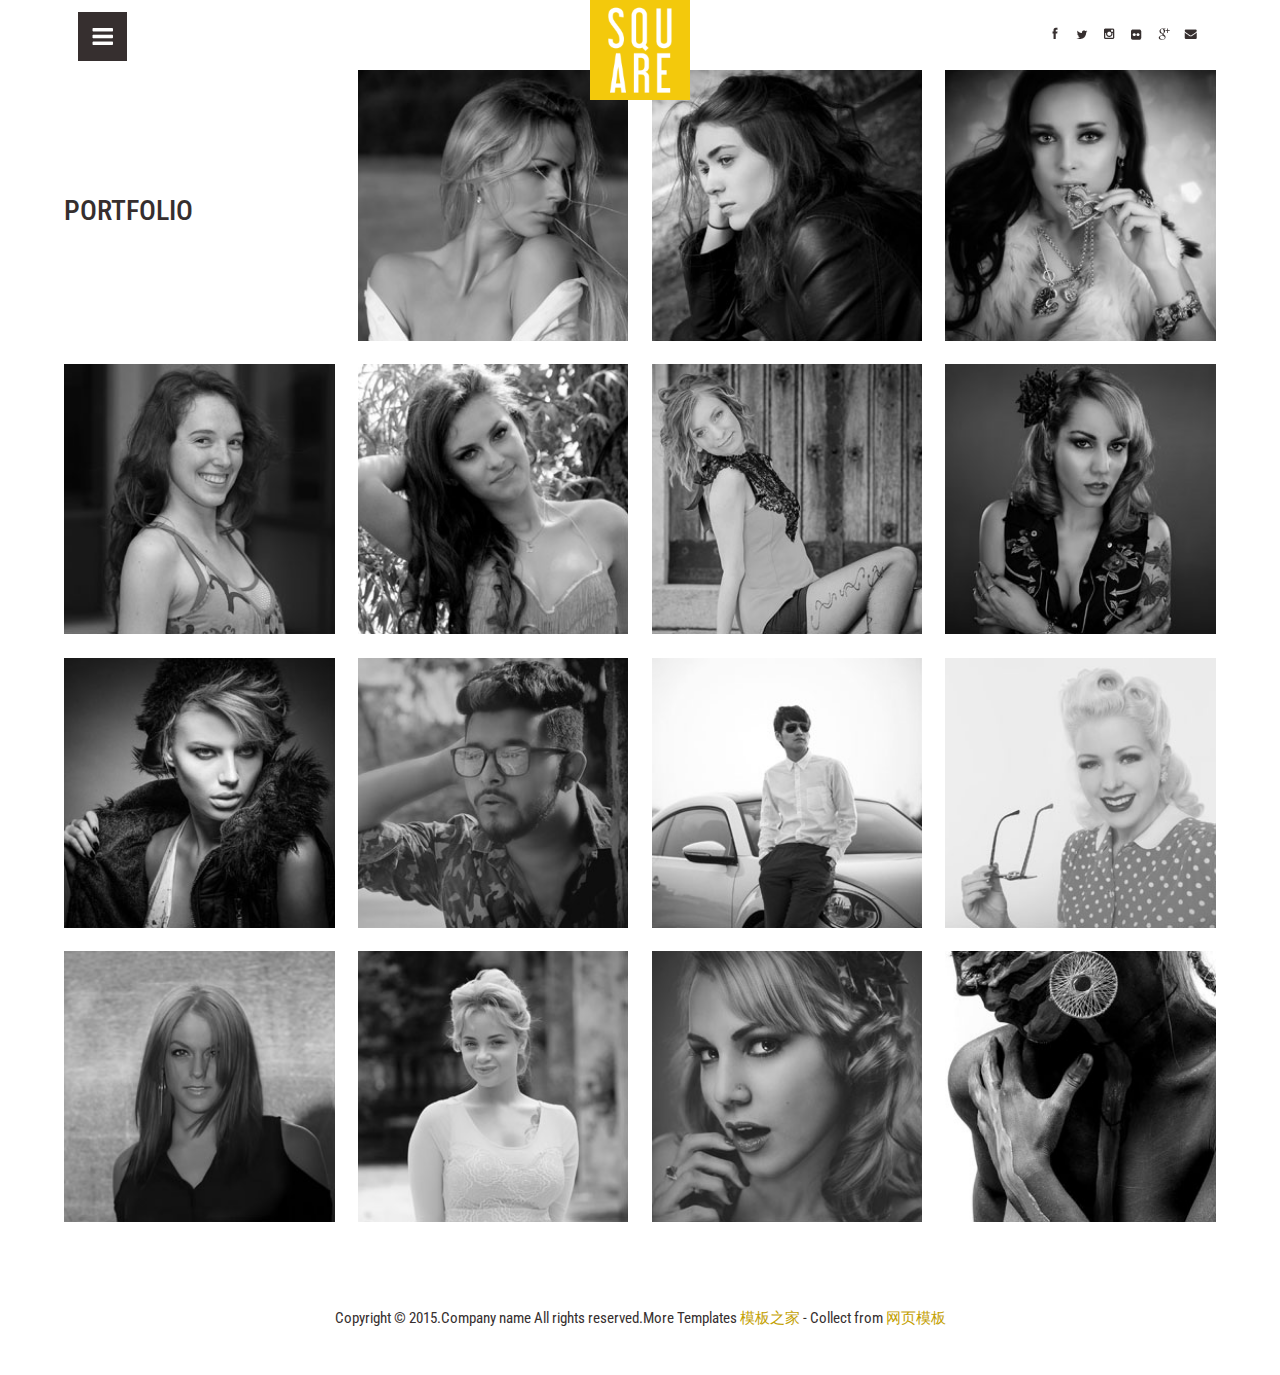
<file: cpts_586_yb/portfolio.html>
<!DOCTYPE html>
<html>
<head>
<title>Portfolio</title>
<link href="css/bootstrap.css" rel="stylesheet" type="text/css" media="all" />
<!-- jQuery (necessary for Bootstrap's JavaScript plugins) -->
<script src="js/jquery.min.js"></script>
<!-- Custom Theme files -->
<!--theme-style-->
<link href="css/style.css" rel="stylesheet" type="text/css" media="all" />	
<!--//theme-style-->
<meta name="viewport" content="width=device-width, initial-scale=1">
<meta http-equiv="Content-Type" content="text/html; charset=utf-8" />
<meta name="keywords" content="Square Responsive web template, Bootstrap Web Templates, Flat Web Templates,  Android Compatible web template, 
Smartphone Compatible web template, free webdesigns for Nokia, Samsung, LG, Sony Ericsson, Motorola web design" />
<script type="application/x-javascript"> addEventListener("load", function() { setTimeout(hideURLbar, 0); }, false); function hideURLbar(){ window.scrollTo(0,1); } </script>
<!--fonts-->
<link href='https://fonts.googleapis.com/css?family=Roboto+Condensed:400,300,700' rel='stylesheet' type='text/css'>
<script type="text/javascript" src="js/move-top.js"></script>
<script type="text/javascript" src="js/easing.js"></script>
<script type="text/javascript">
					jQuery(document).ready(function($) {
						$(".scroll").click(function(event){		
							event.preventDefault();
							$('html,body').animate({scrollTop:$(this.hash).offset().top},1000);
						});
					});
					</script>
					<!---->

</head>
<body>
<div class="main">
	<div class="header">		
			<div class="header-left">
			<div class="main-in">
								<section>
									<button id="showLeft" class="navig"></button>
								</section>
						</div>
				<!--- Navigation from Right To Left --->
				<link rel="stylesheet" type="text/css" href="css/component.css" />
					<script src="js/modernizr.custom.js"></script>
					<div class="cbp-spmenu-push">
						<nav class="cbp-spmenu cbp-spmenu-vertical cbp-spmenu-left" id="cbp-spmenu-s1">
							<h3>Menu</h3>
							<a href="index.html"  >Home</a>
							<a href="about.html" >About</a>
							<a href="portfolio.html" class="active">Portfolio</a>
							<a href="blog.html">Blog</a>
							<a href="contact.html">Contact</a>
						</nav>
				</div>
				<script src="js/classie.js"></script>
					<script>
			var menuLeft = document.getElementById( 'cbp-spmenu-s1' ),				
				showLeft = document.getElementById( 'showLeft' ),				
				body = document.body;

			showLeft.onclick = function() {
				classie.toggle( this, 'active' );
				classie.toggle( menuLeft, 'cbp-spmenu-open' );
				disableOther( 'showLeft' );
			};
			function disableOther( button ) {
				if( button !== 'showLeft' ) {
					classie.toggle( showLeft, 'disabled' );
				}
			}
		</script>
				<!--- Navigation from Right To Left --->
		</div>
	<!---->	
		<div class="logo">
			<a href="index.html"><img src="images/logo.png" alt=" "></a>
		</div>	
		<!---->
		<div class="header-right">
			<ul class="social-in">
				<li><a href="#"><i> </i></a></li>
				<li><a href="#"><i class="twitter"> </i></a></li>
				<li><a href="#"><i class="camera"> </i></a></li>
				<li><a href="#"><i class="dot"> </i></a></li>
				<li><a href="#"><i class="gmail"> </i></a></li>
				<li><a href="#"><i class="message"> </i></a></li>
			</ul>
		</div>
		<div class="clearfix"> </div>
	</div>
	<!---->
	<div class="head">
		<div class="portfolio">
			<div class="col-md-3 port">
				<h3>PORTFOLIO</h3>
			</div>
			<div class="col-md-3 port">
				<div class="port-grid">
					<a href="single.html" class="b-link-stripe b-animate-go  thickbox play-icon">
						<img class="img-responsive " src="images/p1.jpg" alt="" />   
						 <span class="zoom-icon"> </span> </a>
					</a>
				</div>
			</div>
			<div class="col-md-3 port">
			<div class="port-grid">
				<a href="single.html" class="b-link-stripe b-animate-go  thickbox play-icon">
					<img class="img-responsive " src="images/p2.jpg" alt="" />   
					 <span class="zoom-icon"> </span> </a>
				</a>
				</div>
			</div>
			<div class="col-md-3 port">
				<div class="port-grid">
					<a href="single.html" class="b-link-stripe b-animate-go  thickbox play-icon">
						<img class="img-responsive " src="images/p3.jpg" alt="" />   
						 <span class="zoom-icon"> </span> </a>
					</a>
				</div>
			</div>
			<div class="col-md-3 port">
				<div class="port-grid">
					<a href="single.html" class="b-link-stripe b-animate-go  thickbox play-icon">
						<img class="img-responsive " src="images/p4.jpg" alt="" />   
					 <span class="zoom-icon"> </span> </a>
					</a>
				</div>
			</div>
			<div class="col-md-3 port">
				<div class="port-grid">
					<a href="single.html" class="b-link-stripe b-animate-go  thickbox play-icon">
						<img class="img-responsive " src="images/p5.jpg" alt="" />   
						 <span class="zoom-icon"> </span> </a>
					</a>
				</div>
			</div>
			<div class="col-md-3 port">
				<div class="port-grid">
					<a href="single.html" class="b-link-stripe b-animate-go  thickbox play-icon">
						<img class="img-responsive " src="images/p6.jpg" alt="" />   
						 <span class="zoom-icon"> </span> </a>
					</a>
				</div>
			</div>
			<div class="col-md-3 port">
				<div class="port-grid">
					<a href="single.html" class="b-link-stripe b-animate-go  thickbox play-icon">
						<img class="img-responsive " src="images/p15.jpg" alt="" />   
						 <span class="zoom-icon"> </span> </a>
					</a>
				</div>
			</div>
			<div class="col-md-3 port">
				<div class="port-grid">
					<a href="single.html" class="b-link-stripe b-animate-go  thickbox play-icon">
						<img class="img-responsive " src="images/p7.jpg" alt="" />   
						 <span class="zoom-icon"> </span> </a>
					</a>
				</div>
			</div>
			<div class="col-md-3 port">
				<div class="port-grid">
					<a href="single.html" class="b-link-stripe b-animate-go  thickbox play-icon">
						<img class="img-responsive " src="images/p8.jpg" alt="" />   
						 <span class="zoom-icon"> </span> </a>
					</a>
				</div>
			</div>
			<div class="col-md-3 port">
				<div class="port-grid">
					<a href="single.html" class="b-link-stripe b-animate-go  thickbox play-icon">
						<img class="img-responsive " src="images/p9.jpg" alt="" />   
						 <span class="zoom-icon"> </span> </a>
					</a>
				</div>
			</div>
			<div class="col-md-3 port">
				<div class="port-grid">
					<a href="single.html" class="b-link-stripe b-animate-go  thickbox play-icon">
						<img class="img-responsive " src="images/p10.jpg" alt="" />   
						 <span class="zoom-icon"> </span> </a>
					</a>
				</div>
			</div>
			<div class="col-md-3 port">
				<div class="port-grid">
					<a href="single.html" class="b-link-stripe b-animate-go  thickbox play-icon">
						<img class="img-responsive " src="images/p11.jpg" alt="" />   
						 <span class="zoom-icon"> </span> </a>
					</a>
				</div>
			</div>
			<div class="col-md-3 port">
				<div class="port-grid">
					<a href="single.html" class="b-link-stripe b-animate-go  thickbox play-icon">
						<img class="img-responsive " src="images/p12.jpg" alt="" />   
						 <span class="zoom-icon"> </span> </a>
					</a>
				</div>
			</div>
			<div class="col-md-3 port">
				<div class="port-grid">
					<a href="single.html" class="b-link-stripe b-animate-go  thickbox play-icon">
						<img class="img-responsive " src="images/p13.jpg" alt="" />   
						 <span class="zoom-icon"> </span> </a>
					</a>
				</div>
			</div>
			<div class="col-md-3 port">
				<div class="port-grid">
					<a href="single.html" class="b-link-stripe b-animate-go  thickbox play-icon">
						<img class="img-responsive " src="images/p14.jpg" alt="" />   
						 <span class="zoom-icon"> </span> </a>
					</a>
				</div>
			</div>
			
			<div class="clearfix"> </div>
		</div>
	</div>
	<!---->
	<div class="footer">
					<script type="text/javascript">
						$(document).ready(function() {
							/*
							var defaults = {
					  			containerID: 'toTop', // fading element id
								containerHoverID: 'toTopHover', // fading element hover id
								scrollSpeed: 1200,
								easingType: 'linear' 
					 		};
							*/
							
							$().UItoTop({ easingType: 'easeOutQuart' });
							
						});
					</script>

		<a href="#" id="toTop" class="drop-in"><img src="images/drop.png" alt=" "></a>
		<p class="footer-class">Copyright &copy; 2015.Company name All rights reserved.More Templates <a href="http://www.cssmoban.com/" target="_blank" title="模板之家">模板之家</a> - Collect from <a href="http://www.cssmoban.com/" title="网页模板" target="_blank">网页模板</a></p>
	</div>
</div>
</body>
</html>
</file>
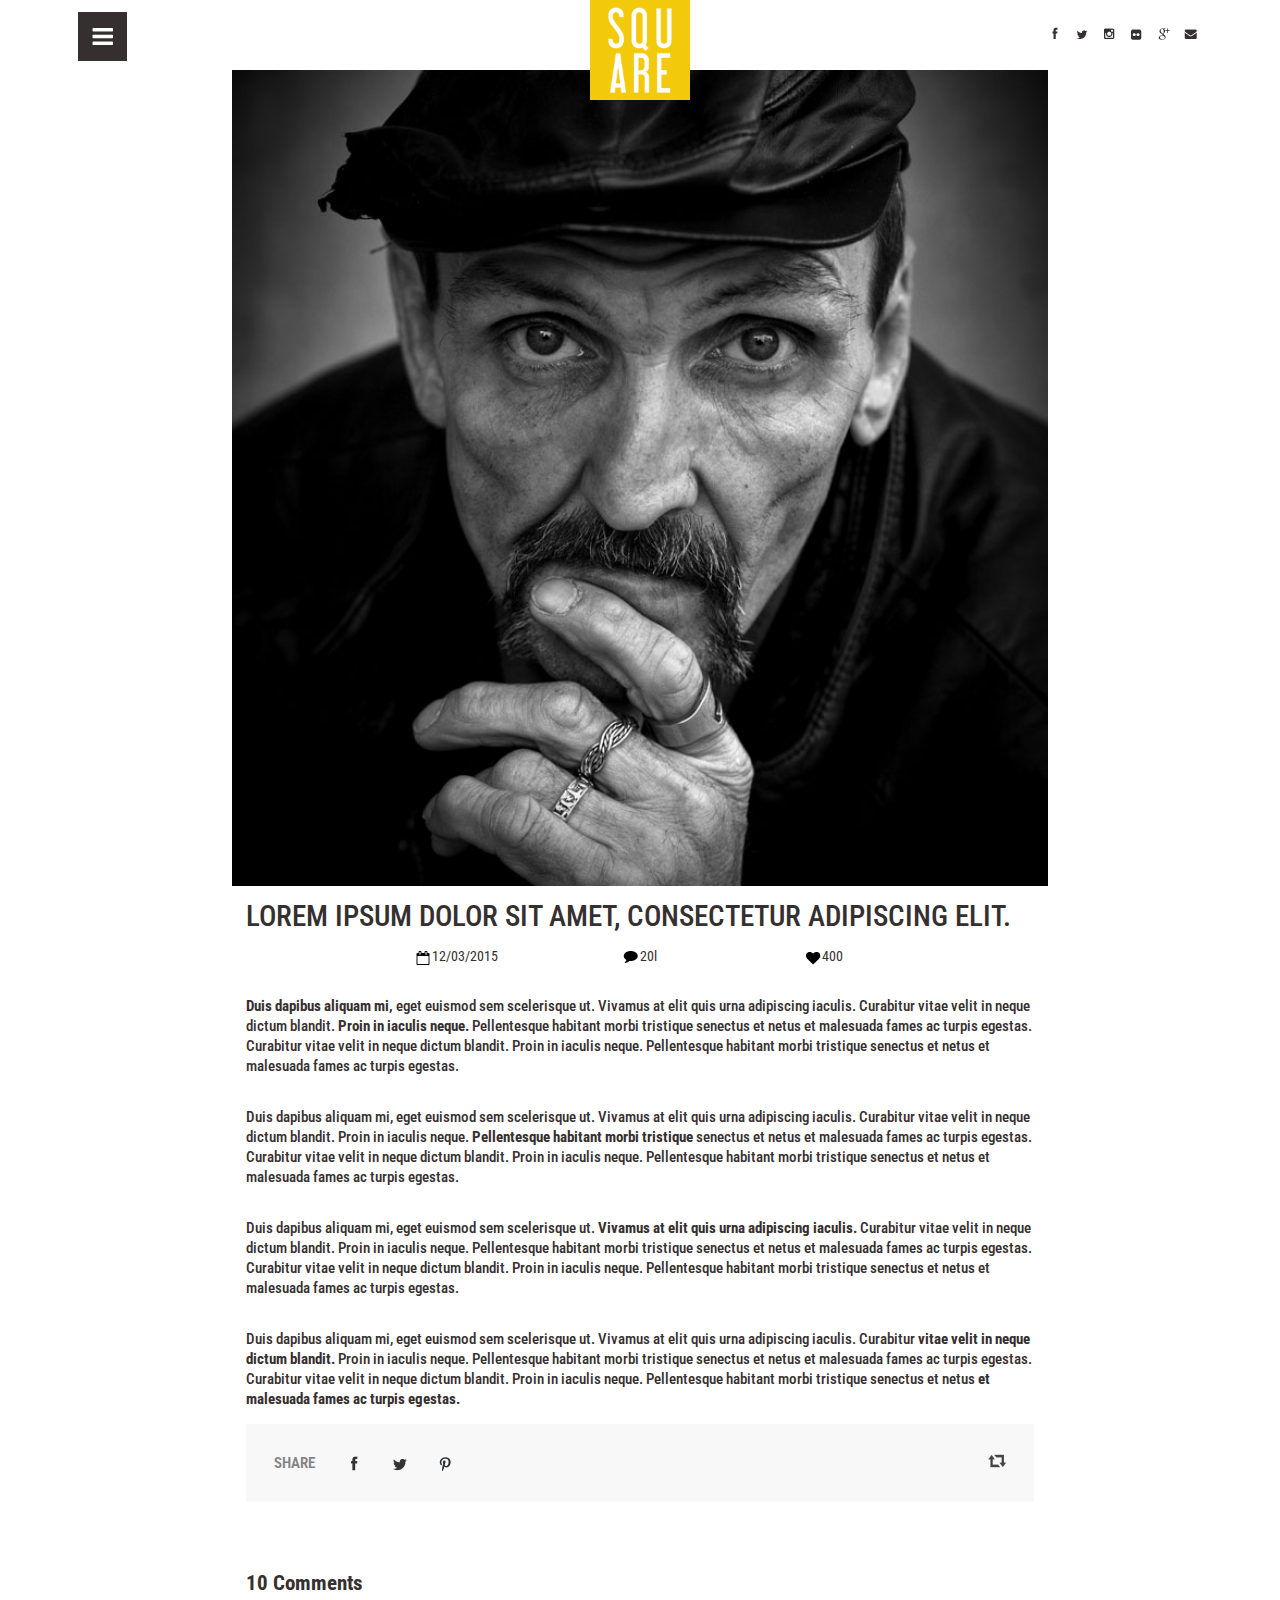
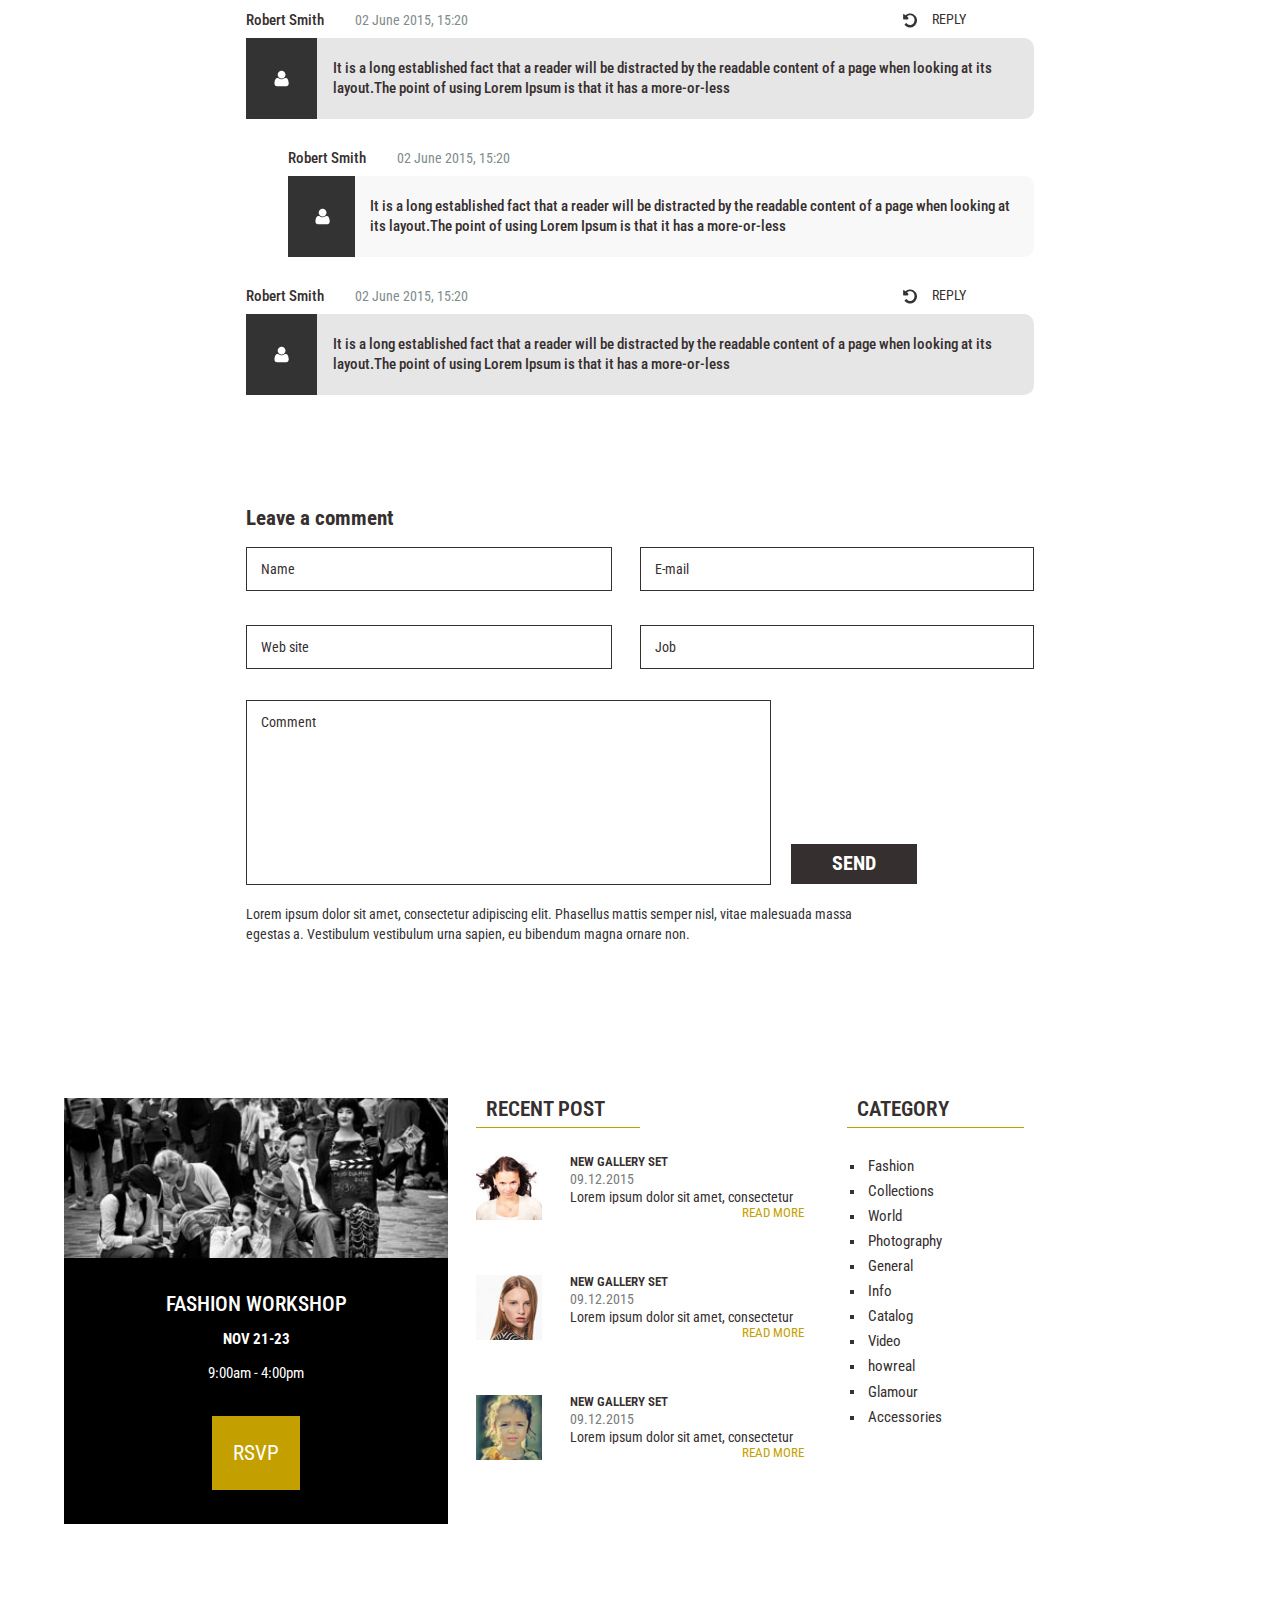
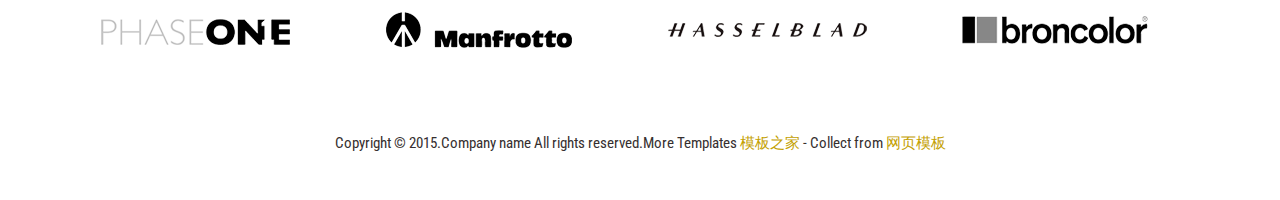
<file: cpts_586_yb/single.html>
<!DOCTYPE html>
<html>
<head>
<title>Single</title>
<link href="css/bootstrap.css" rel="stylesheet" type="text/css" media="all" />
<!-- jQuery (necessary for Bootstrap's JavaScript plugins) -->
<script src="js/jquery.min.js"></script>
<!-- Custom Theme files -->
<!--theme-style-->
<link href="css/style.css" rel="stylesheet" type="text/css" media="all" />	
<!--//theme-style-->
<meta name="viewport" content="width=device-width, initial-scale=1">
<meta http-equiv="Content-Type" content="text/html; charset=utf-8" />
<meta name="keywords" content="Square Responsive web template, Bootstrap Web Templates, Flat Web Templates,  Android Compatible web template, 
Smartphone Compatible web template, free webdesigns for Nokia, Samsung, LG, Sony Ericsson, Motorola web design" />
<script type="application/x-javascript"> addEventListener("load", function() { setTimeout(hideURLbar, 0); }, false); function hideURLbar(){ window.scrollTo(0,1); } </script>
<!--fonts-->
<link href='https://fonts.googleapis.com/css?family=Roboto+Condensed:400,300,700' rel='stylesheet' type='text/css'>
<script type="text/javascript" src="js/move-top.js"></script>
<script type="text/javascript" src="js/easing.js"></script>
<script type="text/javascript">
					jQuery(document).ready(function($) {
						$(".scroll").click(function(event){		
							event.preventDefault();
							$('html,body').animate({scrollTop:$(this.hash).offset().top},1000);
						});
					});
					</script>
					<!---->

</head>
<body>
<div class="main">
	<div class="header">		
			<div class="header-left">
				<div class="main-in">
								<section>
									<button id="showLeft" class="navig"></button>
								</section>
						</div>
				<!--- Navigation from Right To Left --->
				<link rel="stylesheet" type="text/css" href="css/component.css" />
					<script src="js/modernizr.custom.js"></script>
					<div class="cbp-spmenu-push">
						<nav class="cbp-spmenu cbp-spmenu-vertical cbp-spmenu-left" id="cbp-spmenu-s1">
							<h3>Menu</h3>
							<a href="index.html"  >Home</a>
							<a href="about.html" >About</a>
							<a href="portfolio.html">Portfolio</a>
							<a href="blog.html" class="active">Blog</a>
							<a href="contact.html">Contact</a>
						</nav>
				</div>
				<script src="js/classie.js"></script>
					<script>
			var menuLeft = document.getElementById( 'cbp-spmenu-s1' ),				
				showLeft = document.getElementById( 'showLeft' ),				
				body = document.body;

			showLeft.onclick = function() {
				classie.toggle( this, 'active' );
				classie.toggle( menuLeft, 'cbp-spmenu-open' );
				disableOther( 'showLeft' );
			};
			function disableOther( button ) {
				if( button !== 'showLeft' ) {
					classie.toggle( showLeft, 'disabled' );
				}
			}
		</script>
				<!--- Navigation from Right To Left --->
		</div>
	<!---->	
		<div class="logo">
			<a href="index.html"><img src="images/logo.png" alt=" "></a>
		</div>	
		<!---->
		<div class="header-right">
			<ul class="social-in">
				<li><a href="#"><i> </i></a></li>
				<li><a href="#"><i class="twitter"> </i></a></li>
				<li><a href="#"><i class="camera"> </i></a></li>
				<li><a href="#"><i class="dot"> </i></a></li>
				<li><a href="#"><i class="gmail"> </i></a></li>
				<li><a href="#"><i class="message"> </i></a></li>
			</ul>
		</div>
		<div class="clearfix"> </div>
	</div>
	<!---->
	<div class="head">
			<div class="single">
				<div class="single-top">
					<img  src="images/sin.jpg" alt=""/>
				</div>
				<div class="top-single">
				<h2>Lorem ipsum dolor sit amet, consectetur adipiscing elit.</h2>
					<div class="grid-single">
						<div class="single-one"><span><i> </i>12/03/2015 </div></li>
						<div class="single-one"><span><a href="#"><i class="com"> </i>20l</a></span></div>
						<div class="single-one"><span><i class="four"> </i>400</span></div>
						<div class="clearfix"> </div>
					</div>
					<p class="eget"><b>Duis dapibus aliquam mi,</b> eget euismod sem scelerisque ut. Vivamus at elit quis urna adipiscing iaculis. Curabitur vitae velit in neque dictum blandit. <b>Proin in iaculis neque.</b> Pellentesque habitant morbi tristique senectus et netus et malesuada fames ac turpis egestas. Curabitur vitae velit in neque dictum blandit. Proin in iaculis neque. Pellentesque habitant morbi tristique senectus et netus et malesuada fames ac turpis egestas.</p> 

<p class="eget">Duis dapibus aliquam mi, eget euismod sem scelerisque ut. Vivamus at elit quis urna adipiscing iaculis. Curabitur vitae velit in neque dictum blandit. Proin in iaculis neque. <b>Pellentesque habitant morbi tristique</b> senectus et netus et malesuada fames ac turpis egestas. Curabitur vitae velit in neque dictum blandit. Proin in iaculis neque. Pellentesque habitant morbi tristique senectus et netus et malesuada fames ac turpis egestas. </p>

<p class="eget">Duis dapibus aliquam mi, eget euismod sem scelerisque ut. <b>Vivamus at elit quis urna adipiscing iaculis.</b> Curabitur vitae velit in neque dictum blandit. Proin in iaculis neque. Pellentesque habitant morbi tristique senectus et netus et malesuada fames ac turpis egestas. Curabitur vitae velit in neque dictum blandit. Proin in iaculis neque. Pellentesque habitant morbi tristique senectus et netus et malesuada fames ac turpis egestas. </p>

<p class="eget">Duis dapibus aliquam mi, eget euismod sem scelerisque ut. Vivamus at elit quis urna adipiscing iaculis. Curabitur <b>vitae velit in neque dictum blandit.</b> Proin in iaculis neque. Pellentesque habitant morbi tristique senectus et netus et malesuada fames ac turpis egestas. Curabitur vitae velit in neque dictum blandit. Proin in iaculis neque. Pellentesque habitant morbi tristique senectus et netus <b>et malesuada fames ac turpis egestas.</b> </p>
			<div class="single-middle">
				<ul class="social-share">
					<li><span>SHARE</span></li>
					<li><a href="#"><i> </i></a></li>						
					<li><a href="#"><i class="tin"> </i></a></li>
					<li><a href="#"><i class="message"> </i></a></li>				
				</ul>
				<i class="arrow"> </i>
				<div class="clearfix"> </div>
			</div>
			<div class="top-comments">
			<h3>10 Comments</h3>
			<div class="met">
				<div class="code-in">
					<p class="smith"><a href="#">Robert Smith</a> <span>02 June 2015, 15:20</span></p>
					<p class="reply"><a href="#"><i> </i>REPLY</a></p>
					<div class="clearfix"> </div>
				</div>
				<div class="comments-top-top">
					<div class="men" >
						<img   src="images/men.png" alt=""> 
					</div>					
						<p class="men-it">It is a long established fact that a reader will be distracted by the readable content of a page when looking at its layout.The point of using Lorem Ipsum is that it has a more-or-less </p>
					<div class="clearfix"> </div>
				</div>
			</div>
			<div class="met met-in">
				<div class="code-in">
					<p class="smith"><a href="#">Robert Smith</a> <span>02 June 2015, 15:20</span></p>
					<div class="clearfix"> </div>
				</div>
				<div class="comments-top-top top-in">
					<div class="men" >
						<img   src="images/men.png" alt=""> 
					</div>					
						<p class="men-it">It is a long established fact that a reader will be distracted by the readable content of a page when looking at its layout.The point of using Lorem Ipsum is that it has a more-or-less </p>
					<div class="clearfix"> </div>
				</div>
			</div>
			<div class="met">
				<div class="code-in">
					<p class="smith"><a href="#">Robert Smith</a> <span>02 June 2015, 15:20</span></p>
					<p class="reply"><a href="#"><i> </i>REPLY</a></p>
					<div class="clearfix"> </div>
				</div>
				<div class="comments-top-top">
					<div class="men" >
						<img   src="images/men.png" alt=""> 
					</div>					
						<p class="men-it">It is a long established fact that a reader will be distracted by the readable content of a page when looking at its layout.The point of using Lorem Ipsum is that it has a more-or-less </p>
					<div class="clearfix"> </div>
				</div>
			</div>
		</div>
		<div class="leave">
			<h3>Leave a comment</h3>
				<form>
					<div class="single-grid">
						<div class="col-md-6 single-us">
							<input type="text" value="Name" onfocus="this.value='';" onblur="if (this.value == '') {this.value = 'Name';}">
						</div>
						<div class="col-md-6 single-us">
							<input type="text" value="E-mail" onfocus="this.value='';" onblur="if (this.value == '') {this.value = 'E-mail';}">
						</div>
						<div class="clearfix"> </div>
					</div>
					<div class="single-grid">
						<div class="col-md-6 single-us">
							<input type="text" value="Web site" onfocus="this.value='';" onblur="if (this.value == '') {this.value = 'Web site';}">
						</div>
						<div class="col-md-6 single-us">
							<input type="text" value="Job" onfocus="this.value='';" onblur="if (this.value == '') {this.value = 'Job';}">
						</div>
						<div class="clearfix"> </div>
					</div>
					<div class="text-top">
						<div class="col-md-8 text-in">
							<textarea  value=" " onfocus="this.value='';" onblur="if (this.value == '') {this.value = 'Comment';}">Comment</textarea>
						</div>
						<div class="col-md-4 text-in">
							<input type="submit" value="SEND" >
						</div>
						<div class="clearfix"> </div>
					</div>
				</form>
				<p>Lorem ipsum dolor sit amet, consectetur adipiscing elit. Phasellus mattis semper nisl, vitae malesuada massa egestas a. Vestibulum vestibulum urna sapien, eu bibendum magna ornare non.</p>
				</div>
			</div>			
		</div>
		<div class="content-top">	
				<div class="col-md-4 grid-top">
					<img src="images/ba.jpg" alt="">
					<div class="top-grid">
						<h2>fashion workshop</h2>
						<label>NOV 21-23</label>
						<small>9:00am - 4:00pm</small>
						<a href="#" class="top-rate">RSVP</a>
					</div>
				</div>
				<div class="col-md-4 grid">
					<h4>RECENT POST</h4>
					<div class="col-grid">
						<div class=" col-pic">
							<img src="images/pi.jpg" alt="">
						</div>
						<div class=" grid-right">
							<h5>New Gallery Set</h5>
							<small>09.12.2015</small>
							<p>Lorem ipsum dolor sit amet, consectetur adipiscing elit. Quisque fringilla mi orci.</p>
							<a href="#" class="read"> READ MORE</a>
							
						</div>
						<div class="clearfix"> </div>
					</div>
					<div class="col-grid">
						<div class=" col-pic">
							<img src="images/pi1.jpg" alt="">
						</div>
						<div class=" grid-right">
							<h5>New Gallery Set</h5>
							<small>09.12.2015</small>
							<p>Lorem ipsum dolor sit amet, consectetur adipiscing elit. Quisque fringilla mi orci.</p>
							<a href="#" class="read"> READ MORE</a>
						</div>
						<div class="clearfix"> </div>
					</div>
					<div class="col-grid">
						<div class=" col-pic">
							<img src="images/pi2.jpg" alt="">
						</div>
						<div class=" grid-right">
							<h5>New Gallery Set</h5>
							<small>09.12.2015</small>
							<p>Lorem ipsum dolor sit amet, consectetur adipiscing elit. Quisque fringilla mi orci.</p>
							<a href="#" class="read"> READ MORE</a>
						</div>
						<div class="clearfix"> </div>
					</div>
				</div>
				
			<div class="col-md-4 md-col-in">
				<h4>CATEGORY</h4>
				<ul>
					<li><a href="#"><i> </i>Fashion</a></li>
					<li><a href="#"><i> </i>Collections</a></li>
					<li><a href="#"><i> </i>World</a></li>
					<li><a href="#"><i> </i>Photography</a></li>
					<li><a href="#"><i> </i>General</a></li>
					<li><a href="#"><i> </i>Info</a></li>
					<li><a href="#"><i> </i>Catalog</a></li>
					<li><a href="#"><i> </i>Video</a></li>
					<li><a href="#"><i> </i>howreal</a></li>
					<li><a href="#"><i> </i>Glamour</a></li>
					<li><a href="#"><i> </i>Accessories</a></li>
				</ul>
			</div>
			<div class="clearfix"> </div>
		</div>
	</div>
	<!---->
	<div class="footer">
		<div class="footer-top">
			<div class="col-md-3 footer-in">
				<img src="images/fo.png" alt=" ">
			</div>
			<div class="col-md-3 footer-in">
				<img src="images/fo1.png" alt=" ">
			</div>
			<div class="col-md-3 footer-in">
				<img src="images/fo2.png" alt=" ">
			</div>
			<div class="col-md-3 footer-in">
				<img src="images/fo3.png" alt=" ">
			</div>
			<div class="clearfix"> </div>
		</div>
	<p class="footer-class">Copyright &copy; 2015.Company name All rights reserved.More Templates <a href="http://www.cssmoban.com/" target="_blank" title="模板之家">模板之家</a> - Collect from <a href="http://www.cssmoban.com/" title="网页模板" target="_blank">网页模板</a></p>
</div>
</body>
</html>
</file>
<file: cpts_586_yb/css/style.css>
body{
	font-family: 'Roboto Condensed', sans-serif;
	background: #fff;	
}
body a{
	transition: 0.5s all;
	-webkit-transition: 0.5s all;
	-o-transition: 0.5s all;
	-moz-transition: 0.5s all;
	-ms-transition: 0.5s all;
}

button.navig {
	width: 49px;
	height: 49px;
	background: url(../images/menu.png) no-repeat;
	display: block;
	outline: none;
	border: 0;
	float: left;
	position:fixed;
}
ul{
	padding: 0;
	margin: 0;
}
h1,h2,h3,h4,h5,h6,label,p{
	margin:0;	
}
.main{
	width:90%;
	margin:0 auto;
}

/*----*/
.header-left, .logo,.header-right{
	float:left;
	width:33.333%	
}
.header-left {
	margin-top: 0.8em;
}
.logo {
	text-align: center;
}
.header-right {
	text-align: right;
	margin-top: 1.8em;
}
ul.social-in li{
	display: inline-block;	
}
ul.social-in li  i{
	background: url(../images/img-sprite.png)no-repeat -7px -12px ;
	width: 18px;
	height: 18px;
	display: inline-block;
	transition: 0.5s all;
	-webkit-transition: 0.5s all;
	-o-transition: 0.5s all;
	-moz-transition: 0.5s all;
	-ms-transition: 0.5s all;
	margin: 0 3px;
}
ul.social-in li  i.twitter{
	background-position:-27px -12px;
}
ul.social-in li  i.camera{
	background-position:-50px -13px;
}
ul.social-in li  i.dot{
	background-position: -74px -13px;
}
ul.social-in li  i.gmail{
	background-position: -98px -12px;
}
ul.social-in li  i.message{
	background-position: -119px -14px;
}
ul.social-in li a i:hover{
	background-position:-7px -29px;
}
ul.social-in li a i.twitter:hover{
	background-position:-27px -29px;
}
ul.social-in li a i.camera:hover{
	background-position:-50px -30px;
}
ul.social-in li a i.dot:hover{
	background-position: -74px -30px;
}
ul.social-in li a i.gmail:hover{
	background-position: -98px -30px;
}
ul.social-in li a i.message:hover{
	background-position: -119px -29px;
}
/*----*/
.banner,.head{
	position:relative;
	margin: 5em 0 0;
}
.header{
	position:absolute;
	top:0;
	z-index:9999;
	width:90%;
	padding: 0 1em;
}
.banner img{
	width:100%;
}
.copyrights{
	text-indent:-9999px;
	height:0;
	line-height:0;
	font-size:0;
	overflow:hidden;
}
/*----*/
.content-top {
	padding: 5em 0;
}
.grid-top{
	background:#000;
	padding:0;
}
.grid-top img{
	width:100%;
}
.top-grid {
	text-align: center;
	color:#fff;
	padding:2.5em 0 4em;
}
.col-grid {
	padding: 2.2em 0;
}
.col-pic{
	padding:0;
	width: 20%;
	float:left;
}
.col-pic img{
	width:100%;
}
.grid-right {
	padding: 0 0em 0 2em;
	width: 80%;
	float:right;
}
.top-grid h2{
	font-size:1.5em;
	text-transform:uppercase;
}
.top-grid label{
	font-size:1.1em;
	display:block;
	padding: 0.8em 0;
}
.top-grid small{
	font-size:1.1em;
	display: block;
	padding: 0 0 3.5em;
}
a.top-rate{
	text-decoration:none;
	color:#fff;
	font-size:1.5em;
	padding:1.2em 1em;
	background:#c3a000;
}
a.top-rate:hover{
	background:#f3c90c;
}
.grid h4{
	color: #362f2f;
	font-size: 1.5em;
	border-bottom: 1px solid #c29f00;
	font-weight: 600;
	width: 50%;
	padding: 0 10px 6px;
}
.grid-right h5{
	color: #362f2f;
	font-size: 0.9em;
	text-transform: uppercase;
	font-weight: 600;
}
.grid-right p{
	color:#362f2f;
	font-size:1em;
	font-weight: 400;
	line-height: 1.2em;
}
.grid-right small{
	color:#7a7a7a;
	font-size:1em;
}
ul.social li{
	list-style:none;
}
ul.social li span,ul.social li a{
	font-size:1em;
	color:#362f2f;
	margin: 0 0 0.5em;
	display: block;
}
ul.social li a:hover{
	text-decoration:none;
	color:#c29f00;
}
ul.social li  i{
	background: url(../images/img-sprite.png)no-repeat -149px -15px ;
	width: 18px;
	height: 18px;
	display: inline-block;
	transition: 0.5s all;
	-webkit-transition: 0.5s all;
	-o-transition: 0.5s all;
	-moz-transition: 0.5s all;
	-ms-transition: 0.5s all;
	vertical-align: middle;
	margin:0 13px 0 0;
}
ul.social li  i.mes{
	background-position: -119px -14px;
}
ul.social li  i.down{
	background-position: -472px -14px;
}
.twit{
	text-align:center;
	padding: 3em 0 0;
}
.twit p{
	color:#c29f00;
	font-size:1.2em;
	font-style:italic;
	width: 76%;
	margin: 0 auto;
}
.twit p a{
	color:#362f2f;
	text-decoration:none;
}
.twit p a:hover{
	color:#c29f00;
}
.md-col {
	padding: 4em 0;
}
ul.social {
	padding: 1em 0 0;
}
.grid {
	padding: 0 2em 0 2em;
}
a.read{
	text-decoration:none;
	color:#c3a000;
	font-size:0.9em;
	text-align: right;
	display: block;
}
a.read:hover{
	color:#362f2f;
}

/*--about--*/
.about-grid img{
	width:100%;
}
.grid-about h2{
	font-size:1.5em;
	font-weight:500;
	text-transform:uppercase;
	color:#362f2f;
}
.grid-about p{
	font-size:1.1em;
	font-weight:500;
	line-height:1.3em;
	color:#362f2f;
	padding:1.3em 0 0;
}
.grid-about {
	padding: 6.1em 4em 0;
}
.bottom-grid.bottom {
	padding: 0;
}
/*----*/
.middle-grid h3,.bottom-grid h3{
	background:#362f2f;
	color:#fff;
	text-transform:uppercase;
	font-size:1.5em;
	width: 170px;
	height: 170px;
	text-align: center;
	padding: 3.5em 0 0;
}
.bottom-grid h3{
	background:#c3a000;
	color:#362f2f;
}
.middle-grid dt{
	font-size: 1.5em;
	color: #c29f00;
	font-weight: 400;
}
.about-middle {
	padding: 7em 0;
}
.middle-grid p{
	font-size:1.1em;
	font-weight:500;
	line-height:1.3em;
	color:#362f2f;
}
 p.para{
	border-bottom:1px solid #c29f00;
	padding:1em 0;
}
p.para-in{
	padding:1em 0 0;
}
.middle-grid p span{	
	color:#ff4444;	
}
.bottom-grid h4{
	text-transform:uppercase;
	font-size:1.4em;
	font-weight:400;
	color:#362f2f;
	padding: 0 0 0.5em;
}
.bottom-grid ul li {
	list-style:none;
}
.bottom-grid ul li a{
	text-decoration:none;
	color:#362f2f;
	font-size:1.1em;
	font-weight:400;
}
.bottom-grid ul li a:hover{
	color:#c3a000;
}
.bottom-grid-in {
	text-align:center;
	padding: 7em 0 0;
}
.bottom-grid-in p{
	font-size: 1.5em;
	color: #362f2f;
	width: 80%;
	margin: 0.3em auto;
	font-weight: 300;
	line-height: 1.3em;
}
.bottom-grid-in b{
	font-size:1em;
}
.about-grid {
	padding: 0;
}
.mid{
	padding:0 1em 0 0;
}
.about-bottom {
	padding: 0 0 7em;
}
/*--blog--*/
.blog-top img{
	width:100%;
}
.blog-top{
	padding:0;
	width: 31.3%;
	margin: 0 3% 0% 0;
}
.blog-top:nth-child(3),.blog-top:nth-child(6){
	margin:0 0 0% 0;
}
.blog-grid h3{
	font-size: 2.3em;
	font-weight: 400;
	text-transform: uppercase;
	line-height: 1.1em;
}
.blog-grid h3 a{
	color: #fff;
	text-decoration:none;
}
.blog-grid p{
	color:#fff;
	font-size: 1.2em;
	font-weight: 300;
	line-height: 1.2em;
	padding: 0.5em 0 0;
}
.blog-grid p span{
	display:block;
}
.blog-grid {
	padding: 2em 1em;
}
a.more{
	text-decoration: none;
	color: #fff;
	font-size: 1em;
	padding: 7px;
	background: #c3a000;
	width: 46%;
	display: block;
	margin: 4.5em auto;
	text-align: center;
}
a.more:hover{
	background:#f3c90c;
}
a.read-more{
	margin: 3.3em auto;
}
a.read-more-in{
	margin: 5.8em auto;
}
span.date-in{
	float:left;
	color:#fff;
	font-size:1em;
}
span.date-in i{
	background: url(../images/img-sprite.png)no-repeat -174px -11px;
	width: 18px;
	height: 18px;
	display: inline-block;
	vertical-align: middle;
}
a.comments{
	float:right;
	color:#fff;
	text-decoration:none;
	font-size:1em;
}
a.comments i{
	background: url(../images/img-sprite.png)no-repeat -202px -12px;
	width: 18px;
	height: 18px;
	display: inline-block;
	vertical-align: middle;
}
ul.start{
	text-align:center;
	padding: 2em 0 0;
}
ul.start li{
	display:inline-block;
}
ul.start li a,ul.start li span{
	text-decoration:none;
	color:#362f2f;
	font-size:1em;
	padding:0.5em 1em;
}
ul.start li span.prev ,ul.start li a.next{
	background:#362f2f;
	color:#fff;
}
.blog-in{
	background:#362f2f;
}
.blog-top i.black{
	display: block;
	border-bottom: 1px dashed #000;
	margin: 1.5em;
}
.in-blog{
	background:#000;
}
/*--portfolio--*/
.port{
	position:relative;
	padding: 0;
	width: 23.5%;
	margin: 0 2% 2% 0;
}
.port:nth-child(4),.port:nth-child(8),.port:nth-child(12),.port:nth-child(16){
	margin:0 0 2% 0;
}
.port h3{
	font-size:2em;
	color:#362f2f;
	padding:5em 0 0;
}
.zoom-icon {
	position:absolute;
	top:15px;
	right:15px;
	bottom:15px;
	left:15px;
	display:block !important;
	opacity:1 !important;
	visibility:visible !important;
	background:transparent !important;
	border-radius:0;
	cursor:pointer;
	overflow:hidden;
	-webkit-transition:0.55s;
	-moz-transition:0.55s;
	-o-transition:0.55s;
	transition:0.55s;
}
.zoom-icon:after {
	position:absolute;
	display:block;
	top:50%;
	left:50%;
	top:50%;
	bottom:50%;
	width:0;
	height:0;
	content:"";
	background:url(../images/plus.png) 50% 50% no-repeat;
	border-radius:0;
	z-index:0;
	-webkit-transition:0.45s;
	-moz-transition:0.45s;
	-o-transition:0.45s;
	transition:0.45s;
}
.zoom-icon:before {
	position:absolute;
	left:-50%;
	top:48%;
	display:block;
	margin:0;
	height:0%;
	width:200%;
	background:url(../images/dark.png);
	content:"";
	border-radius:0;
	overflow:hidden;
	-webkit-transform:rotate(-55deg);
	-moz-transform:rotate(-55deg);
	-ms-transform:rotate(-55deg);
	-o-transform:rotate(-55deg);
	transform:rotate(-55deg);
	-webkit-transition:0.65s;
	-moz-transition:0.65s;
	-o-transition:0.65s;
	transition:0.65s;
}
 .port-grid a:hover .zoom-icon {
	-webkit-transition:0.4s;
	-moz-transition:0.4s;
	-o-transition:0.4s;
	transition:0.4s;
}
.port-grid a:hover .zoom-icon:before {
	left:-60%;
	top:-35%;
	height:200%;
	width:200%;
	-webkit-transform:rotate(-55deg);
	-moz-transform:rotate(-55deg);
	-ms-transform:rotate(-55deg);
	-o-transform:rotate(-55deg);
	transform:rotate(-55deg);
	-webkit-transition:0.6s;
	-moz-transition:0.6s;
	-o-transition:0.6s;
	transition:0.6s;
}
 .port-grid a:hover .zoom-icon:after {
	width:44px;
	height:63px;
	margin:-31px 0 0 -22px;
	-webkit-transition:0.45;
	-moz-transition:0.45;
	-o-transition:0.45;
	transition:0.45;
}
.port-grid a:hover .zoom-icon {
	visibility:visible;
	border-radius:0;
	overflow:hidden;
}
.port-grid img{
	width:100%;
}
.drop-in{
	display: block;
	float: right;
}
/*--contact--*/
.contact-top h3{
	font-size: 1.3em;
	color: #362f2f;
	text-transform: uppercase;
	font-weight: 600;
	padding:0 0 1em;
}
.contact-top div{
	padding:1em 0;
}
.contact-top div input[type="text"], .contact-top div textarea {
	width: 100%;
	padding: 1em;
	margin:0.4em 0 0;
	background: none;
	outline: none;
	border:1px solid #362f2f;
	-webkit-appearance: none;
}
.contact-top div textarea{
	height:230px;
	resize:none;
}
.contact-top div span{
	color:#362f2f;
	font-size:1em;
}
.contact-top input[type="submit"]{
	border:none;
	color: #fff;
	font-size:1em;
	width: 34%;
	margin: 0.5em 0em;
	background:none;
	transition: 0.5s all;
	-webkit-transition: 0.5s all;
	-moz-transition: 0.5s all;
	-o-transition: 0.5s all;
	outline:none;
	background:#362f2f;
	padding:0.6em 1em;
}
.contact-top input[type="submit"]:hover{
	background:#f3c90c;
}
.contact-top p{
	font-size: 1.1em;
	color: #362f2f;
	line-height: 1.3em;
	padding: 0.5em 0;
	width: 75%;
}
ul.street{
	padding:2em 0 5em;
}
.logo-bottom{
	text-align:center;
	margin:6em 0 0;
	display: block;
}
.contact {
	padding: 5em 12em 10em;
}
/*--singe--*/
.single-top img{
	width:100%;
}
.single h2{
	color: #362f2f;
	font-size: 3em;
	text-transform: uppercase;
}
.grid-single{
	width:70%;
	margin:1em auto;
}
.single-one{
	float:left;
	width:33.3%;
	text-align: center;
}
.single-one span {
	color:#362f2f;
	font-size:1em;
}
.single-one span a{
	color:#362f2f;
	text-decoration:none;
}
.single-one span i{
	background: url(../images/img-sprite.png)no-repeat -227px -13px ;
	width: 18px;
	height: 18px;
	display: inline-block;
	vertical-align:middle;
}
.single-one span i.com{
	background-position: -255px -13px;
}
.single-one span i.four{
	background-position: -282px -13px;
}
 p.eget {
	font-size: 1.1em;
	font-weight: 500;
	line-height: 1.3em;
	color: #362f2f;
	padding:1em 0;
}
ul.social-share{
	float:left;
}
ul.social-share li{
	display: inline-block;	
}
ul.social-share li span{
	color:#838383;
	font-size:1.1em;
	margin:0 1em 0 0;
	font-weight: 600;
}
ul.social-share li  i{
	background: url(../images/img-sprite.png)no-repeat -308px -11px ;
	width: 18px;
	height: 18px;
	display: inline-block;
	margin: 0 12px;
	vertical-align: middle;
}
ul.social-share li  i.tin{
	background-position: -331px -12px;
}
ul.social-share li  i.message{
	background-position: -357px -13px;
}
.top-comments h3,.leave h3{
	font-size:1.5em;
	color:#362f2f;
	font-weight:700;
}
.single-middle{
	background:#f8f8f8;
	padding:2em;
}
i.arrow{
	background: url(../images/img-sprite.png)no-repeat -392px -10px ;
	width: 18px;
	height: 18px;
	display: inline-block;
	float:right;
}
.comments-top-top{
	background:#e6e6e6;
	border-top-right-radius: 10px;
	-webkit-border-top-right-radius: 10px;
	-moz-border-top-right-radius: 10px;
	-o-border-top-right-radius: 10px;
	-ms-border-top-right-radius: 10px;
	border-bottom-right-radius: 10px;
	-webkit-border-bottom-right-radius: 10px;
	-moz-border-bottom-right-radius: 10px;
	-o-border-bottom-right-radius: 10px;
	-ms-border-bottom-right-radius: 10px;
}
.men{	
	background:#333;
	float: left;
	width: 9%;
	text-align: center;
	padding: 2em 0;
}
p.men-it{
	float: left;
	width:86%;
	margin:0 0 0 2%;
	font-size: 1.1em;
	font-weight: 500;
	line-height: 1.3em;
	color: #362f2f;
	padding: 1.3em 0;
}
.met-in{
	margin: 0 0 0 3em;
}
.met {
	padding: 1em 0;
}
p.smith{
	float:left;
	padding: 0;
	font-size:1em;
}
p.smith a{
	text-decoration:none;
	color:#362f2f;
	font-weight: 500;
	font-size: 1.1em;
}
.code-in {
	padding: 0 0 0.5em;
}
p.smith  span{
	font-weight:400;
	padding: 0 2em;
	color:#7f8c8c;
}
.top-in{
	background:#f8f8f8;
}
p.reply{
	float:right;
	padding:0;
	width: 17%;
	color:#362f2f;
	font-size:1em;
}
p.reply a{
	text-decoration:none;
	color:#362f2f;
}
p.reply a:hover{
	color:#c3a000;
}
p.reply i{
	background: url(../images/img-sprite.png)no-repeat -449px -13px ;
	width: 18px;
	height: 18px;
	display: inline-block;
	vertical-align: middle;
	margin: 0 14px 0 0px;
}
.single {
	padding: 0 12em;
}
/*----*/
.single-us input[type="text"],.leave textarea,.leave input[type="submit"]{
	font-size: 1em;
	width: 100%;
	padding: 0.8em 1em;
	margin: 0.5em 0;
	background: #fff;
	outline:none;
	border: 1px solid #362f2f;
	color: #362f2f;
	-webkit-appearance: none;
}
.leave textarea{
	resize:none;
	width: 100%;
	margin: 0.5em 0em;
	height: 185px;	
}
.leave input[type="submit"]{
	border:none;
	color: #fff;
	font-size:1.4em;
	width: 48%;
	margin: 7.7em 1em 0;
	padding:0.3em;
	background:none;
	transition: 0.5s all;
	-webkit-transition: 0.5s all;
	-moz-transition: 0.5s all;
	-o-transition: 0.5s all;
	font-weight:700;
	background:#362f2f;
}
.leave input[type="submit"]:hover{
	background:#f3c90c;
}
.leave p{
	width:80%;
}
.single-us {
	padding:0 2em 0 0;
}
.single-us:nth-child(2) {
	padding:0;
}
.text-in{
	padding:0;
}
.single-grid {
	padding: 0.7em 0;
}
.text-top{
	padding:0.5em 0;
}
.leave {
	padding: 7em 0 5em;
}
.top-comments {
	padding: 5em 0 0;
}
.md-col-in h4 {
	color: #362f2f;
	font-size: 1.5em;
	border-bottom: 1px solid #c29f00;
	font-weight: 600;
	width: 50%;
	padding: 0 10px 6px;
}
.md-col-in ul li{
	list-style:none;
}
.md-col-in ul{
	padding:1.8em 0 0;
}
.md-col-in ul li a{
	text-decoration:none;
	color:#362f2f;
	font-size:1.1em;
	padding: 0.1em 0;
	display: block;
}
.md-col-in ul li a:hover{
	color:#c3a000;
}
.md-col-in ul li i{
	background: url(../images/img-sprite.png)no-repeat -497px -20px;
	width: 8px;
	height: 8px;
	display: inline-block;
	transition: 0.5s all;
	vertical-align: middle;
	margin: 0 13px 0 0;
}
.top-single {
	padding: 1em;
}
/*--footer--*/
p.footer-class{
	text-align:center;
	padding:4em 0 3em;
	font-size:1.1em;
	color:#362f2f;
}
p.footer-class a{
	text-decoration:none;
	color:#c3a000;
}
p.footer-class a:hover{
	color:#362f2f;
}
a#toTop {
	display: none;
}
/*--responsive--*/
@media(max-width:1440px){
.col-grid {
	padding: 1.9em 0;
}
.grid-about {
	padding: 2.3em 4em 0;
}
.blog-grid h3 {
	font-size: 2em;
}
.blog-grid p {
	font-size: 1.1em;
}
a.read-more {
	margin: 3.4em auto;
}
}
@media(max-width:1366px){
.col-grid {
	padding: 1.7em 0;
}
.grid-about {
	padding: 0.3em 4em 0;
}
.port h3 {
	padding: 4.5em 0 0;
}
a.read-more-in {
	margin: 5em auto;
}
a.read-more {
	margin: 2.8em auto;
}
a.read-by{
	margin:3.3em auto;
}
}
@media(max-width:1280px){
.grid-right p {
	height: 15px;
	overflow: hidden;
}
ul.social {
	padding: 0em 0 0;
}
.col-grid {
	padding: 1.9em 0;
}
.grid-about p {
	padding: 1em 0 0;
	height: 117px;
	overflow: hidden;
}
.grid-about {
	padding: 2.5em 4em 0;
}
.blog-grid h3 {
	font-size: 1.6em;
}
ul.street {
	padding: 2em 0 5em;
}
.contact {
	padding: 5em 8em 7em;
}
.single h2 {
	font-size: 2.1em;
}
}
@media(max-width:1024px){
.md-col,.grid,.grid-top {
	float: left;
	width: 33%;
}
.number-in{
	float:left;
	width:30%;
	padding: 0 0em 0 1em;
}
.number{
	float:left;
	width:70%;
}
.footer-in{
	float:left;
	width:25%;
}
.footer-in img{
	width:100%;
}
.col-pic {
	width: 28%;
}
.grid-right {
	padding: 0 1em 0 1em;
	width: 71%;
}
.grid-about p {
	height: 91px;
}
.middle-grid h3, .bottom-grid h3 {
	width: 130px;
	height: 130px;
	padding: 2.5em 0 0;
}
.about-middle {
	padding: 4em 0;
}
.middle-grid {
	float: left;
	width: 16.6%;
}
.bottom-grid{
	float:left;
	width:16.6%;
}
.about-grid,.grid-about ,.bottom-grid-in{
	float: left;
	width: 50%;
}
.port h3 {
	padding: 3em 0 0;
}
.port{
	float:left;
}
.blog-grid h3 {
	font-size: 1.3em;
}
a.read-more {
	margin: 3.2em auto;
}
a.read-more-in {
	margin: 4.7em auto;
}
a.read-by {
	margin: 3.8em auto;
}
.blog-top{
	float:left;
}
.contact {
	padding: 5em 4em 7em;
}
.single {
	padding: 0 4em;
}
.md-col-in {
	float: left;
	width: 33%;
}
.leave {
	padding: 7em 0 0em;
}
}
@media(max-width:768px){
ul.social li i {
	margin: 0 6px 0 0;
}
ul.social li span, ul.social li a{
	font-size:0.9em;
}
ul.social-in li i {
	margin: 0 2px;
}
.grid-right h5 {
	font-size: 0.8em;
}
.twit p {
	font-size: 1em;
	width: 85%;
}
.grid-right small {
	font-size: 0.8em;
}
.grid-right p {
	font-size: 0.9em;
}
a.read {
	display:none;
}
.col-grid {
	padding: 2.2em 0;
}
p.footer-class {
	padding: 3em 0 3em;
}
.content-top {
	padding: 3em 0;
}
.grid-about p {
	height: 66px;
	padding:0.5em 0 0 ;
}
.grid-about {
	padding: 2em 2em 0;
}
.middle-grid:nth-child(5),.middle-grid:nth-child(6){
	display:none;
}
.bottom-grid-in {
	float: left;
	width: 25%;
}
.bottom-grid-in {
	padding: 6em 0 0;
}
.bottom-grid-in p {
	font-size: 1.3em;
	height: 95px;
	overflow: hidden;
}
.bottom-grid{
	width:25%;
}
.middle-grid {
	width: 25%;
}
.about-bottom {
	padding: 0 0 5em;
}
.about-middle {
	padding: 3em 0;
}
.port h3 {
	padding: 2.5em 0 0;
	font-size:1.8em;
}
.blog-grid h3 {
	height: 20px;
	overflow: hidden;
}
.blog-grid p {
	height: 63px;
	overflow: hidden;
}
a.more {
	margin: 2.5em auto;
}
ul.street {
	padding: 0em 0px 2em;
}
.contact-top {
	padding: 1em 0 0;
}
.logo-bottom{
	margin:3em 0 0;
}
p.men-it {
	width: 80%;
	margin:0 0 0 3%;
	height: 59px;
	overflow: hidden;
}
.men {
	width: 17%;
}
.single-us {
	padding: 0;
}
.leave input[type="submit"] {
	margin: 0.7em 0em 0;
}
.leave p{
	width:100%;
}
.top-comments ,.leave {
	padding: 3em 0 0;
}
 p.eget{
	padding: 0.6em 0;
}
p.men-it {
	padding: 1.3em 0;
}
.single h2 {
	font-size: 1.6em;
}
.single-grid {
	padding: 0;
}
}
@media(max-width:640px){
.top-grid h2 {
	font-size: 1.2em;
}
.top-grid label {
	font-size: 1em;
}
.top-grid {
	padding: 2em 0 3em;
}
a.top-rate {
	padding: 0.7em 1em;
}
.top-grid small {
	font-size: 1em;
	padding: 0 0 2em;
}
.grid h4 {
	font-size: 1.3em;
	padding: 0 6px 6px;
}

.grid-right h5 {
	font-size: 0.65em;
}
.grid-right {
	padding: 0 0em 0 0.5em;
	width: 60%;
}
.col-pic {
	width: 40%;
}
a.read {
	display: none;
}
.col-grid {
	padding: 1.2em 0;
}
.number {
	padding: 0 0em 0 1em;
}
ul.social li i {
	margin: 0 0px 0 0;
}
ul.social li span, ul.social li a {
	font-size: 0.8em;
}
ul.social-in li i {
	margin: 0 1px;
}
.twit p {
	height: 42px;
	overflow: hidden;
}
.twit {
	padding: 2em 0 0;
}
p.footer-class {
	padding: 2em 0;
}
.grid-about p {
	height: 50px;
}
.about-bottom {
	padding: 0 0 4em;
}
.port h3 {
	padding: 2.5em 0 0;
	font-size:1.5em;
}
a.more {
	width: 60%;
}
.contact {
	padding: 4em 2em 4em;
}
.single {
	padding: 0 2em;
}
.single h2 {
	font-size: 1.5em;
}
.top-comments ,.leave {
	padding: 2em 0 0;
}
.about-bottom {
	padding: 0 0 2em;
}
}
@media(max-width:480px){
.md-col, .grid, .grid-top {
	float: none;
	width: 100%;
}
.grid {
	padding: 1em 0 0;
}
.col-pic {
	width: 15%;
}
.grid-right {
	width: 82%;
}
.grid-right h5 {
	font-size: 1em;
}
.grid-right small {
	font-size: 1em;
}
.grid-right p {
	font-size:1em;
}
.number-in{
	padding:0;
}
.number{
	padding:1em 0 0;
}
ul.social li span, ul.social li a {
	font-size: 1em;
}
ul.social li i {
	margin: 0 10px 0 0;
}
.md-col {
	padding: 1em 0 0;
}
.footer-in {
	width: 50%;
}
.logo {
	width: 30%;
}
.logo img {
	width: 65%;
}
.header-right {
	width: 36%;
}
.port h3 {
	padding: 3em 0 0;
	font-size:1.3em;
}
.port:nth-child(4), .port:nth-child(8) {
	margin: 0 2% 2% 0;
}
.port:nth-child(3), .port:nth-child(6), .port:nth-child(9), .port:nth-child(12),
 .port:nth-child(15){
	margin: 0 0% 2% 0;
}
.port:nth-child(16){
	display:none;
}
.port {
	width: 31.9%;
}
.blog-top{
	width:48%;
}
.blog-top:nth-child(3){
	margin: 0 3% 0% 0;
}
.blog-top:nth-child(2) , .blog-top:nth-child(4) , .blog-top:nth-child(6) {
	margin: 0 0;
}
ul.start li a, ul.start li span {
	padding: 0.5em;
}
.contact {
	padding: 2em 0em 3em;
}
ul.street{
	padding:0;
}
.contact {
	padding: 2em 0em 3em;
}
.contact-top p {
	width: 100%;
}
.single {
	padding: 0;
}
.single h2 {
	font-size: 1.2em;
}
 p.eget{
	height: 56px;
	overflow: hidden;
	padding:1em 0;
}
.single-middle {
	padding: 1em;
}
.single-middle {
	margin: 1em 0 0;
}
p.men-it {
	height: 56px;
	font-size: 1em;
}
.men {
	padding: 1.5em 0;
}
.content-top {
	padding: 2em 0;
}
.top-single {
	padding: 1em 1em 0;
}
.about-grid, .grid-about {
	float: none;
	width: 100%;
}
.middle-grid {
	width: 50%;
}
.bottom-grid,.bottom-grid-in {
	width: 50%;
}
.middle-grid:nth-child(3),.middle-grid:nth-child(4),.bottom-grid:nth-child(3)
,.bottom-grid-in {
	display:none;
}
.middle-grid,.bottom-grid {
 width: 68%;
}
.mid,.bottom-grid.bottom{
	width: 32%;
}
.middle-grid h3, .bottom-grid h3 {
	width: 120px;
	height: 120px;
	padding: 2.3em 0 0;
}
.grid-about {
	padding: 2em 0em 0;
}
.about-middle {
	padding: 2em 0;
}
.banner, .head {
	margin: 4em 0 0;
}
button.navig {
	width: 36px;
	height: 36px;
	background-size: 36px;
}
.header-right {
	margin-top: 1.3em;
}
.md-col-in h4 {
	padding: 0 10px 6px 0;
}
.md-col-in {
	float: none;
	width: 100%;
}
}
@media(max-width:320px){
button.navig {
	width: 27px;
	height: 27px;
	background-size: 27px;
}
ul.social-in li  i.dot,ul.social-in li  i.gmail,ul.social-in li  i.message{
	display:none;
}
.header-left {
	margin-top: 0.5em;
}
.header-right {
	margin-top: 0.8em;
}
.banner, .head {
	margin: 2.8em 0 0;
}
.content-top {
	padding: 1.5em 0;
}
a.top-rate {
	padding: 0.4em 1em;
	font-size:1.1em;
}
.top-grid {
	padding: 1.5em 0 2em;
}
.col-pic {
	width: 21%;
}
.grid-right {
	width: 76%;
}
.number-in {
	width: 23%;
	margin-right: 5%;
}
.number {
	width: 61%;
	padding:0;
}
p.footer-class {
	font-size: 1em;
}
.twit {
	padding: 1em 0 0;
}
.port h3 {
	padding: 2.3em 0 0;
	font-size: 1.1em;
}
.blog-grid h3 {
	font-size: 1.2em;
}
.blog-grid p {
	height: 55px;
	font-size:1em;
}
.blog-grid {
	padding: 1em 0.5em;
}
a.more {
	margin: 1.5em auto;
	font-size: 0.9em;
	padding: 4px;
	width: 74%;
}
span.date-in,a.comments {
	font-size: 0.8em;
}
span.date-in i,a.comments i {
	vertical-align: bottom;
}
.blog-top i.black {
	margin: 1em;
}
ul.start li a, ul.start li span {
	padding: 0.3em;
	font-size:0.9em;
}
.contact-top h3 {
	font-size: 1.2em;
	padding: 0 0 0em;
}
.contact-top div input[type="text"], .contact-top div textarea {
	padding: 0.6em;
}
.contact-top div {
	padding: 1em 0 0;
}
.contact-top input[type="submit"] {
	font-size: 0.9em;
}
ul.street {
	padding: 0.5em 0 0;
}
.contact-top p {
	font-size: 1em;
}
.logo-bottom {
	margin: 2em auto 0;
	width: 30%;
	margin: 0 auto;
}
.logo-bottom img{
	width:100%;
}
.top-single {
	padding: 0.5em 0.5em 0;
}
.grid-single {
	width: 100%;
	margin: 1em auto 0;
}
 p.eget {
	font-size: 1em;
	height: 43px;
	padding:0.5em 0;
}
ul.social-share li span {
	font-size: 1em;
}
ul.social-share li i {
	margin: 0 5px;
}
.top-comments h3, .leave h3 {
	font-size: 1.3em;
}
p.smith a {
	font-size: 0.9em;
}
p.smith span {
	padding: 0 0.1em;
}
p.reply {
	font-size: 0.9em;
	width:24%;
}
p.reply i {
	margin: 0 2px 0 0px;
}
.met {
	padding: 0.5em 0;
}
p.men-it {
	height: 46px;
	padding:0.7em;
}
.top-comments, .leave {
	padding: 1em 0 0;
}
.single-us input[type="text"], .leave textarea, .leave input[type="submit"] {
	padding: 0.5em 1em;
}
.leave input[type="submit"] {
	font-size: 1.1em;
	width: 41%;
}
.leave textarea{
	height: 185px;	
}
.contact-top div textarea {
	height: 100px;
}
.grid-about {
	padding: 1em 0em 0;
}
.grid-about p {
	height: 44px;
	font-size:1em;
}
.about-middle {
	padding: 1.5em 0;
}
.middle-grid h3, .bottom-grid h3 {
	width: 82px;
	height: 82px;
	padding: 2em 0 0;
	font-size:1.2em;
}
.col-grid {
	padding: 0.8em 0;
}
}
</file>
<file: cpts_586_yb/css/component.css>
/* General styles for all menus */
.cbp-spmenu {
	background:#362f2f;
	position: fixed;
}

.cbp-spmenu h3 {
	color: #fff;
	font-size: 1.9em;
	padding: 20px;
	margin: 0;
	font-weight: 300;
	background: #f3c90c;
	text-align:center;
}

.cbp-spmenu a {
	display: block;
	color: #fff;
	font-size: 1.1em;
	font-weight: 300;
	text-decoration:none;
	text-align:center;
}

.cbp-spmenu a:hover {
	background: #c3a000;
	color: #fff;
	transition:0.5s all;
	-webkit-transition:0.5s all;
	-o-transition:0.5s all;
	-moz-transition:0.5s all;
	-ms-transition:0.5s all;
}

.cbp-spmenu a.active {
	background:#c3a000;
}

/* Orientation-dependent styles for the content of the menu */

.cbp-spmenu-vertical {
	width: 150px;
	height: 327px;
	top: 22%;
	z-index: 1000;
}

.cbp-spmenu-vertical a {
	padding: 1em;
}

.cbp-spmenu-horizontal {
	width: 100%;
	height: 150px;
	left: 0;
	z-index: 1000;
	overflow: hidden;
}

.cbp-spmenu-horizontal h3 {
	height: 100%;
	width: 20%;
	float: left;
}

.cbp-spmenu-horizontal a {
	float: left;
	width: 20%;
	padding: 0.8em;
	border-left: 1px solid #258ecd;
}

/* Vertical menu that slides from the left or right */

.cbp-spmenu-left {
	left: -240px;
}

.cbp-spmenu-right {
	right: -240px;
}

.cbp-spmenu-left.cbp-spmenu-open {
	left: 0px;
}

.cbp-spmenu-right.cbp-spmenu-open {
	right: 0px;
}
/* Transitions */

.cbp-spmenu,
.cbp-spmenu-push {
	-webkit-transition: all 0.3s ease;
	-moz-transition: all 0.3s ease;
	transition: all 0.3s ease;
}
@media (max-width:640px){
	.cbp-spmenu-vertical {		
		top: 15%;
	}
}
@media (max-width:480px){
	.cbp-spmenu-vertical {		
		width:120px;
		height:223px;
		top: 13%;
	}
	.cbp-spmenu h3 {
		font-size: 1.2em;
		padding: 10px;
	}
	.cbp-spmenu a{
		padding:10px;
		font-size:0.875em;
	}
	ul.menu-top {
		padding: 0;
	}
}
</file>
